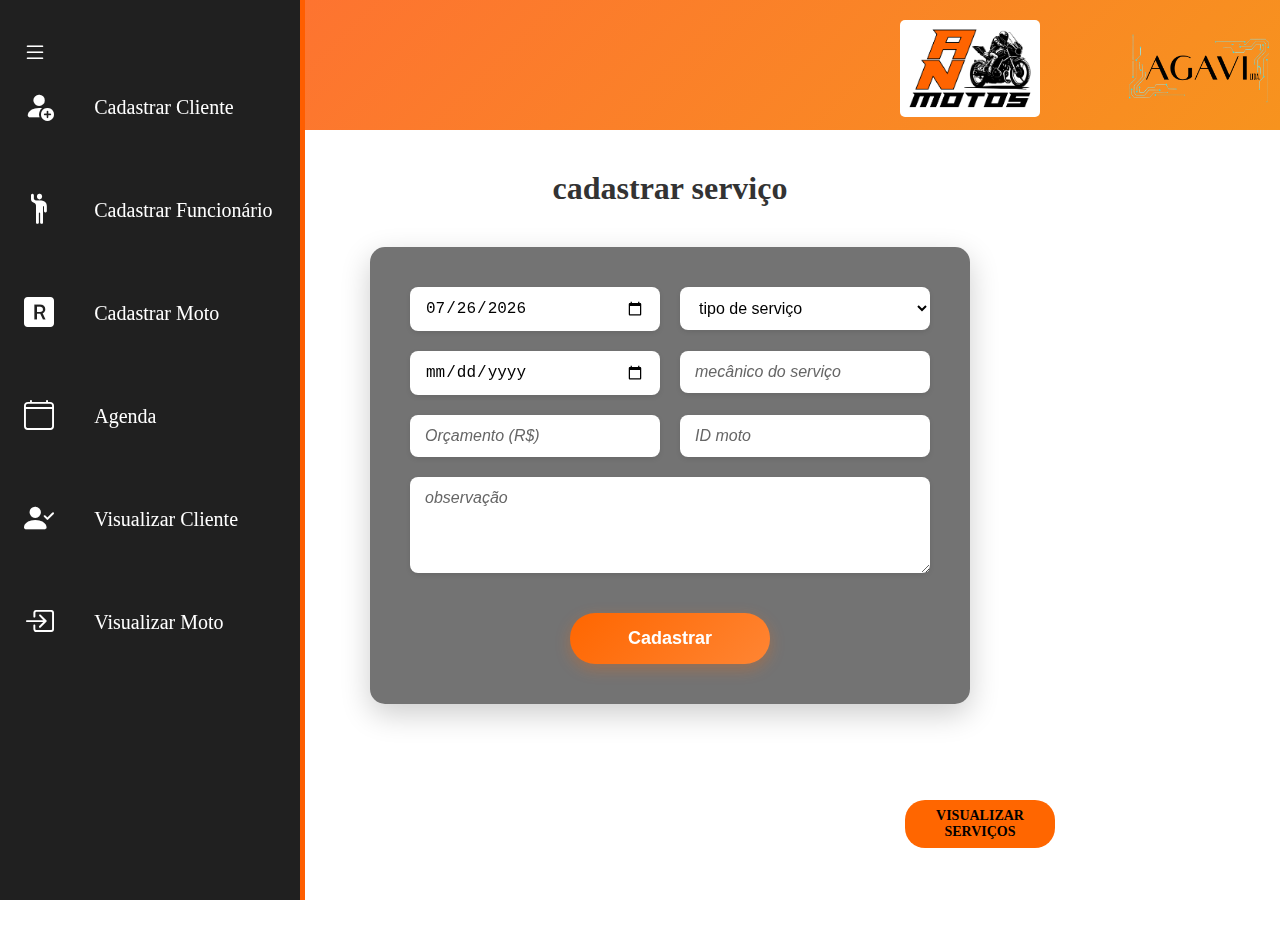
<file: index.html>
<!DOCTYPE html>
<html lang="en">
<head>
    <meta charset="UTF-8">
    <meta name="viewport" content="width=device-width, initial-scale=1.0">
    <title>AN MOTOS</title>
    <link rel="stylesheet" href="https://cdn.jsdelivr.net/npm/bootstrap-icons@1.13.1/font/bootstrap-icons.min.css">
    <link rel="stylesheet" href="style.css">
</head>
<body>
    <header>
            <div>
                <img class="ccm" src="imagens/ccm.png" alt="">
            </div>

            <div>
                <img class="an" src="imagens/an_motos.png" alt="">
            </div>

            <div>
                <img class="agavi" src="imagens/agavi.png" alt="">
            </div>
    </header>
   <main class="main-content">
        <h1 class="page-title">cadastrar serviço</h1>
        
        <div class="form-container">
            <form id="serviceForm">
                <div class="form-row">
                    <div class="form-group">
                        <input type="date" id="dataEntrada" placeholder="data de entrada" required>
                    </div>
                    <div class="form-group">
                        <select id="tipoServico" required>
                            <option value="">tipo de serviço</option>
                            <option value="revisao">Revisão</option>
                            <option value="manutencao">Manutenção</option>
                            <option value="reparo">Reparo</option>
                            <option value="troca-oleo">Troca de Óleo</option>
                            <option value="freios">Freios</option>
                            <option value="suspensao">Suspensão</option>
                        </select>
                    </div>
                </div>

                <div class="form-row">
                    <div class="form-group">
                        <input type="date" id="dataSaida" placeholder="data de saída">
                    </div>
                    <div class="form-group">
                        <input type="text" id="mecanicoServico" placeholder="mecânico do serviço" required>
                    </div>
                </div>

                <div class="form-row">
                    <div class="form-group">
                        <input type="number" id="orcamento" placeholder="Orçamento (R$)" min="0" step="0.01">
                    </div>
                    <div class="form-group">
                        <input type="text" id="idMoto" placeholder="ID moto" required>
                    </div>
                </div>

                <div class="form-row">
                    <div class="form-group full-width">
                        <textarea id="observacao" placeholder="observação" rows="4"></textarea>
                    </div>
                </div>

                <button type="submit" class="submit-btn">Cadastrar</button>
            </form>
        </div>
    </main>

    <script>
        document.getElementById('serviceForm').addEventListener('submit', function(e) {
            e.preventDefault();
            
            const formData = {
                dataEntrada: document.getElementById('dataEntrada').value,
                tipoServico: document.getElementById('tipoServico').value,
                dataSaida: document.getElementById('dataSaida').value,
                mecanicoServico: document.getElementById('mecanicoServico').value,
                orcamento: document.getElementById('orcamento').value,
                idMoto: document.getElementById('idMoto').value,
                observacao: document.getElementById('observacao').value
            };

            // Validação básica
            if (!formData.dataEntrada || !formData.tipoServico || !formData.mecanicoServico || !formData.idMoto) {
                alert('Por favor, preencha todos os campos obrigatórios!');
                return;
            }

            // Simulação de envio dos dados
            console.log('Dados do serviço:', formData);
            alert('Serviço cadastrado com sucesso!');
            
            // Limpar formulário após o envio
            this.reset();
            
            // Definir data atual novamente após reset
            document.getElementById('dataEntrada').valueAsDate = new Date();
        });

        // Adicionar funcionalidade aos ícones da sidebar
        document.querySelectorAll('.sidebar-icon').forEach(icon => {
            icon.addEventListener('click', function() {
                console.log('Ícone clicado');
            });
        });

        // Definir data atual como padrão para data de entrada
        document.addEventListener('DOMContentLoaded', function() {
            document.getElementById('dataEntrada').valueAsDate = new Date();
        });

        // Funcionalidade do menu lateral
        document.querySelector('.expandir').addEventListener('click', function() {
            const menu = document.querySelector('nav.menu-lateral');
            menu.style.width = menu.style.width === '300px' ? '80px' : '300px';
        });
    </script>
    <div class="btn-cadastro"><a class="voltar" href="visualservico.html">Visualizar Serviços</a></div>


    <nav class="menu-lateral">

        <div class="expandir">
            <i class="bi bi-list"></i>
        </div>

        <ul>
            <li class="item-menu">
                <a href="cliente.html">
                    <span class="icon"><i class="bi bi-person-fill-add"></i></span>
                    <span class="link">Cadastrar Cliente</span>
                </a>
            </li>

             <li class="item-menu">
                <a href="funcionario.html">
                    <span class="icon"><i class="bi bi-person-raised-hand"></i></span>
                    <span class="link">Cadastrar Funcionário</span>
                </a>
            </li>

             <li class="item-menu">
                <a href="cadastromoto.html">
                    <span class="icon"><i class="bi bi-r-square-fill"></i></span>
                    <span class="link">Cadastrar Moto</span>
                </a>
            </li>

             <li class="item-menu">
                <a href="agenda.html">
                    <span class="icon"><i class="bi bi-calendar4"></i></span>
                    <span class="link">Agenda</span>
                </a>
            </li>

            <li class="item-menu">
                <a href="visualcliente.html">
                    <span class="icon"><i class="bi bi-person-check-fill"></i></span>
                    <span class="link">Visualizar Cliente</span>
                </a>
            </li>

            <li class="item-menu">
                <a href="visualmoto.html">
                    <span class="icon"><i class="bi bi-box-arrow-in-right"></i></span>
                    <span class="link">Visualizar Moto</span>
                </a>
            </li>

        </ul>

    </nav>
    
</body>
</html>
</file>
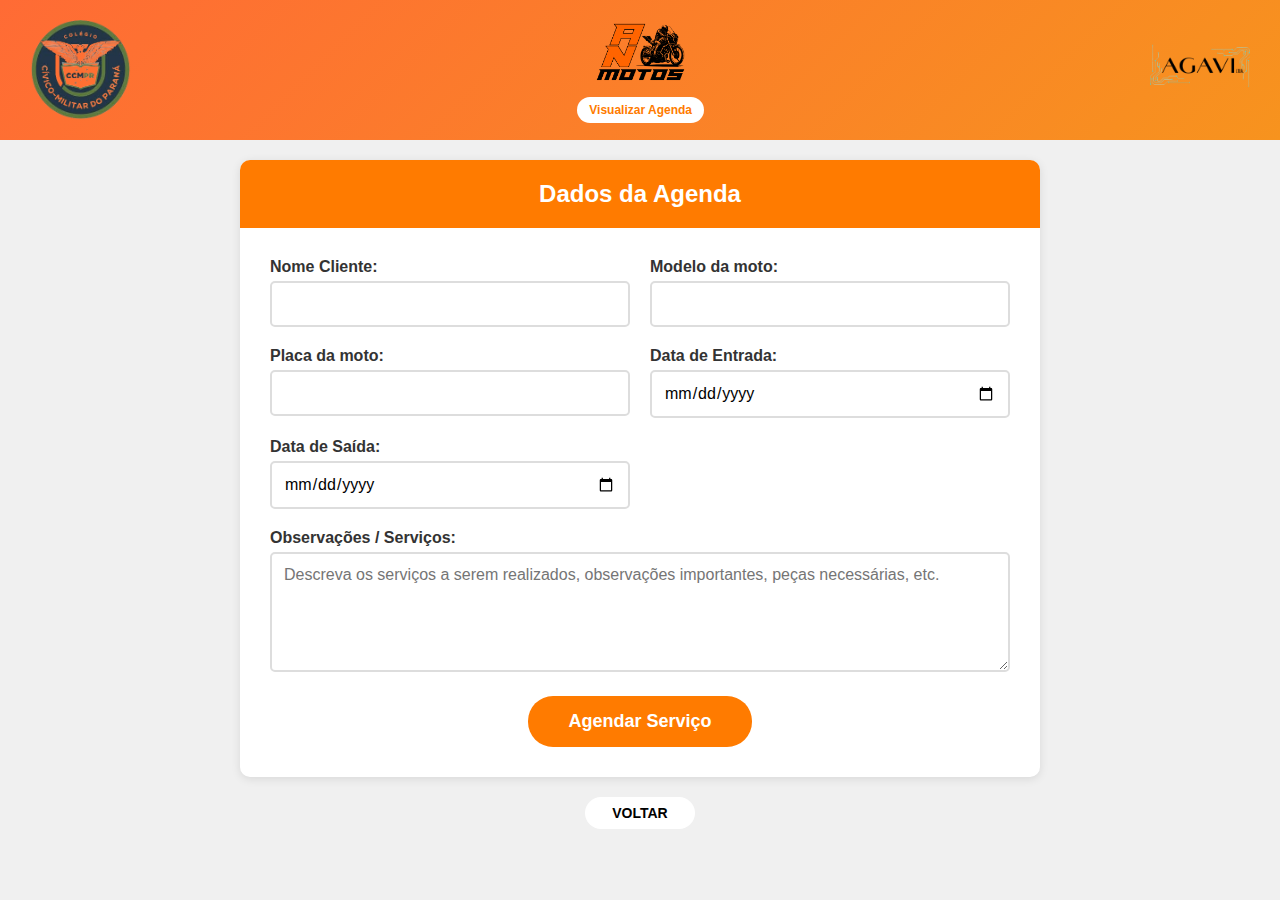
<file: agenda.html>
<!DOCTYPE html>
<html lang="pt-BR">
<head>
    <meta charset="UTF-8">
    <meta name="agenda" content="width=device-width, initial-scale=1.0">
    <title>RV Motos - Agendamento</title>
    <link rel="stylesheet" href="agenda.css">
</head>
<body>
    <header class="header">
        <div class="logo-left">
            <img src="imagens/ccm.png" alt="Logo Poveiro - Secretaria de Turismo">
        </div>
        
        <div class="logo-center">
            <img src="imagens/an_motos.png" alt="Logo RV Motos">
            <a class="visualizar-btn" href="#" onclick="abrirCalendario()">Visualizar Agenda</a>
        </div>
        
        <div class="logo-right">
            <img src="imagens/agavi.png" alt="Logo AGAVL">
        </div>
    </header>

    <div class="container">
        <div class="form-header">
            Dados da Agenda
        </div>
        
        <div class="success-message" id="successMessage">
            Agendamento realizado com sucesso!
        </div>
        
        <div class="form-content">
            <form id="agendaForm">
                <div class="form-row">
                    <div class="form-group">
                        <label for="nomeCliente">Nome Cliente:</label>
                        <input type="text" id="nomeCliente" name="nomeCliente" required>
                    </div>
                    
                    <div class="form-group">
                        <label for="modeloMoto">Modelo da moto:</label>
                        <input type="text" id="modeloMoto" name="modeloMoto" required>
                    </div>
                    
                    <div class="form-group">
                        <label for="placaMoto">Placa da moto:</label>
                        <input type="text" id="placaMoto" name="placaMoto" required>
                    </div>
                    
                    <div class="form-group">
                        <label for="dataEntrada">Data de Entrada:</label>
                        <input type="date" id="dataEntrada" name="dataEntrada" required>
                    </div>
                    
                    <div class="form-group">
                        <label for="dataSaida">Data de Saída:</label>
                        <input type="date" id="dataSaida" name="dataSaida" required>
                    </div>
                </div>
                
                <div class="textarea-section">
                    <label for="observacoes">Observações / Serviços:</label>
                    <textarea id="observacoes" name="observacoes" placeholder="Descreva os serviços a serem realizados, observações importantes, peças necessárias, etc."></textarea>
                </div>
                
                <div class="btn-container">
                    <button type="submit" class="submit-btn">Agendar Serviço</button>
                </div>
            </form>
        </div>
    </div>
    <div class="btn-cadastro"><a class="voltar" href="index.html">Voltar</a></div>

    <script>
        // Sistema de armazenamento de agendamentos
        class AgendaManager {
            constructor() {
                this.agendamentos = this.loadAgendamentos();
            }

            loadAgendamentos() {
                // Como não podemos usar localStorage, vamos usar uma variável global
                if (!window.agendamentosGlobais) {
                    window.agendamentosGlobais = [];
                }
                return window.agendamentosGlobais;
            }

            saveAgendamento(agendamento) {
                agendamento.id = Date.now().toString();
                this.agendamentos.push(agendamento);
                return agendamento.id;
            }

            getAgendamentos() {
                return this.agendamentos;
            }

            getAgendamentosPorData(data) {
                return this.agendamentos.filter(ag => 
                    ag.dataEntrada <= data && ag.dataSaida >= data
                );
            }
        }

        const agendaManager = new AgendaManager();

        document.getElementById('agendaForm').addEventListener('submit', function(e) {
            e.preventDefault();
            
            // Coletar dados do formulário
            const formData = {
                nomeCliente: document.getElementById('nomeCliente').value,
                modeloMoto: document.getElementById('modeloMoto').value,
                placaMoto: document.getElementById('placaMoto').value,
                dataEntrada: document.getElementById('dataEntrada').value,
                dataSaida: document.getElementById('dataSaida').value,
                observacoes: document.getElementById('observacoes').value,
                dataAgendamento: new Date().toISOString()
            };
            
            // Salvar agendamento
            const id = agendaManager.saveAgendamento(formData);
            
            // Mostrar mensagem de sucesso
            const successMessage = document.getElementById('successMessage');
            successMessage.style.display = 'block';
            successMessage.innerHTML = `
                <strong>Agendamento #${id} realizado com sucesso!</strong><br>
                Cliente: ${formData.nomeCliente}<br>
                Moto: ${formData.modeloMoto} - ${formData.placaMoto}<br>
                Período: ${formatDate(formData.dataEntrada)} até ${formatDate(formData.dataSaida)}
            `;
            
            // Limpar formulário
            this.reset();
            
            // Esconder mensagem após 5 segundos
            setTimeout(() => {
                successMessage.style.display = 'none';
            }, 5000);
        });

        // Validação de placa brasileira
        document.getElementById('placaMoto').addEventListener('input', function(e) {
            let value = e.target.value.toUpperCase();
            value = value.replace(/[^A-Z0-9]/g, '');
            
            if (value.length > 7) {
                value = value.substring(0, 7);
            }
            
            if (value.length > 3) {
                value = value.substring(0, 3) + '-' + value.substring(3);
            }
            
            e.target.value = value;
        });

        // Validação de datas
        document.getElementById('dataEntrada').addEventListener('change', function() {
            const dataEntrada = new Date(this.value);
            const dataSaida = document.getElementById('dataSaida');
            
            // Define data mínima de saída como um dia após a entrada
            const minDataSaida = new Date(dataEntrada);
            minDataSaida.setDate(minDataSaida.getDate() + 1);
            
            dataSaida.min = minDataSaida.toISOString().split('T')[0];
        });

        // Definir data mínima como hoje
        const today = new Date().toISOString().split('T')[0];
        document.getElementById('dataEntrada').min = today;
        document.getElementById('dataSaida').min = today;

        function formatDate(dateString) {
            const date = new Date(dateString);
            return date.toLocaleDateString('pt-BR');
        }

        function abrirCalendario() {
            // Abrir o calendário em uma nova janela ou redirecionar
            window.open('visualcalender.html', '_blank');
        }

        // Disponibilizar agendamentos globalmente para o calendário
        window.getAgendamentos = function() {
            return agendaManager.getAgendamentos();
        };

        window.getAgendamentosPorData = function(data) {
            return agendaManager.getAgendamentosPorData(data);
        };
    </script>
</body>
</html>
</file>
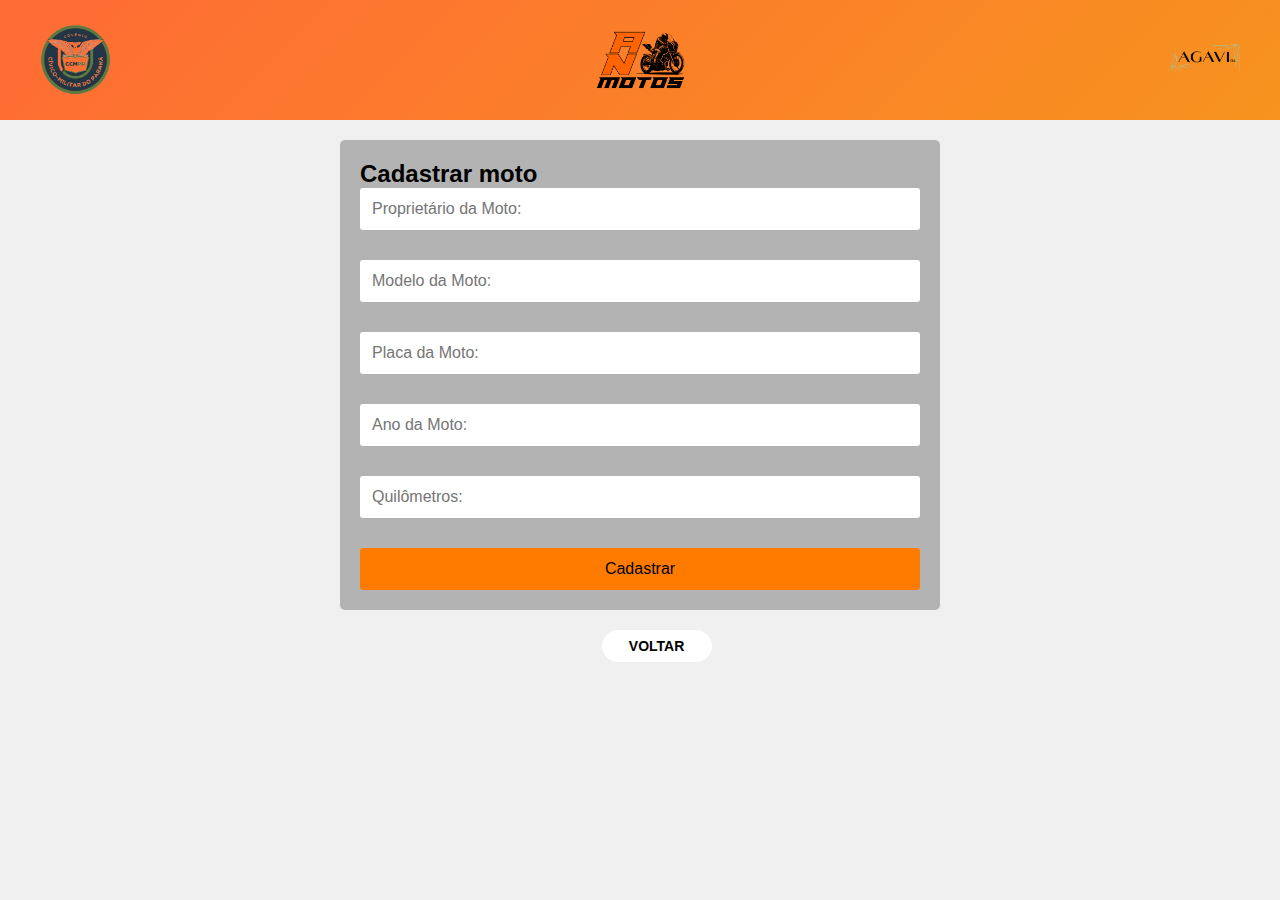
<file: cadastromoto.html>
<!DOCTYPE html>
<html lang="pt">
<head>
    <meta charset="UTF-8">
    <meta name="viewport" content="width=device-width, initial-scale=1.0">
    <title>Cadastro Moto</title>
    <link rel="stylesheet" href="moto.css">
</head>
<body>
    <header class="header">
        <div class="logo-container">
            <div class="logo">
                <img src="imagens/ccm.png" alt="Colégio Cívico-Militar do Paraná" class="logo-ccm">
            </div>
            
            <div class="logo">
                <img src="imagens/an_motos.png" alt="RN Motos" class="center-logo">
            </div>
            
            <div class="logo">
                <img src="imagens/agavi.png" alt="AGAVI" class="logo-agavi">
            </div>
        </div>
    </header>

    <div class="main-container">
        <div class="form-container">
            <h2 class="form-title">Cadastrar moto</h2>
            
            <form id="cadastroForm">
                <div class="form-group">
                    <input type="text" id="proprietario" placeholder="Proprietário da Moto:" required>
                </div>
                
                <div class="form-group">
                    <input type="text" id="modelo" placeholder="Modelo da Moto:" required>
                </div>
                
                <div class="form-group">
                    <input type="text" id="placa" placeholder="Placa da Moto:" required>
                </div>
                
                <div class="form-group">
                    <input type="number" id="ano" placeholder="Ano da Moto:" min="1980" max="2025" required>
                </div>
                
                <div class="form-group">
                    <input type="number" id="quilometros" placeholder="Quilômetros:" min="0" required>
                </div>
                
                <button type="submit" class="submit-btn">Cadastrar</button>
            </form>
        </div>
    </div>
    <div class="btn-cadastro"><a class="voltar" href="index.html">Voltar</a></div>

    <script>
        document.getElementById('cadastroForm').addEventListener('submit', function(e) {
            e.preventDefault();
            
            // Coleta os dados do formulário
            const dados = {
                proprietario: document.getElementById('proprietario').value,
                modelo: document.getElementById('modelo').value,
                placa: document.getElementById('placa').value,
                ano: document.getElementById('ano').value,
                quilometros: document.getElementById('quilometros').value
            };
            
            // Simula o envio dos dados
            console.log('Dados cadastrados:', dados);
            
            // Feedback visual
            const btn = document.querySelector('.submit-btn');
            const originalText = btn.textContent;
            btn.textContent = 'Cadastrado!';
            btn.style.background = 'linear-gradient(135deg, #4CAF50 0%, #45a049 100%)';
            
            // Limpa o formulário
            this.reset();
            
            // Restaura o botão após 2 segundos
            setTimeout(() => {
                btn.textContent = originalText;
                btn.style.background = 'linear-gradient(135deg, #ff6b35 0%, #ff4500 100%)';
            }, 2000);
        });

        // Formatação automática da placa
        document.getElementById('placa').addEventListener('input', function(e) {
            let value = e.target.value.replace(/[^a-zA-Z0-9]/g, '').toUpperCase();
            if (value.length > 3) {
                value = value.slice(0, 3) + '-' + value.slice(3, 7);
            }
            e.target.value = value;
        });

        // Validação do ano
        document.getElementById('ano').addEventListener('input', function(e) {
            const currentYear = new Date().getFullYear();
            const value = parseInt(e.target.value);
            
            if (value > currentYear + 1) {
                e.target.value = currentYear + 1;
            } else if (value < 1980) {
                e.target.value = 1980;
            }
        });
    </script>
</body>
</html>
</file>
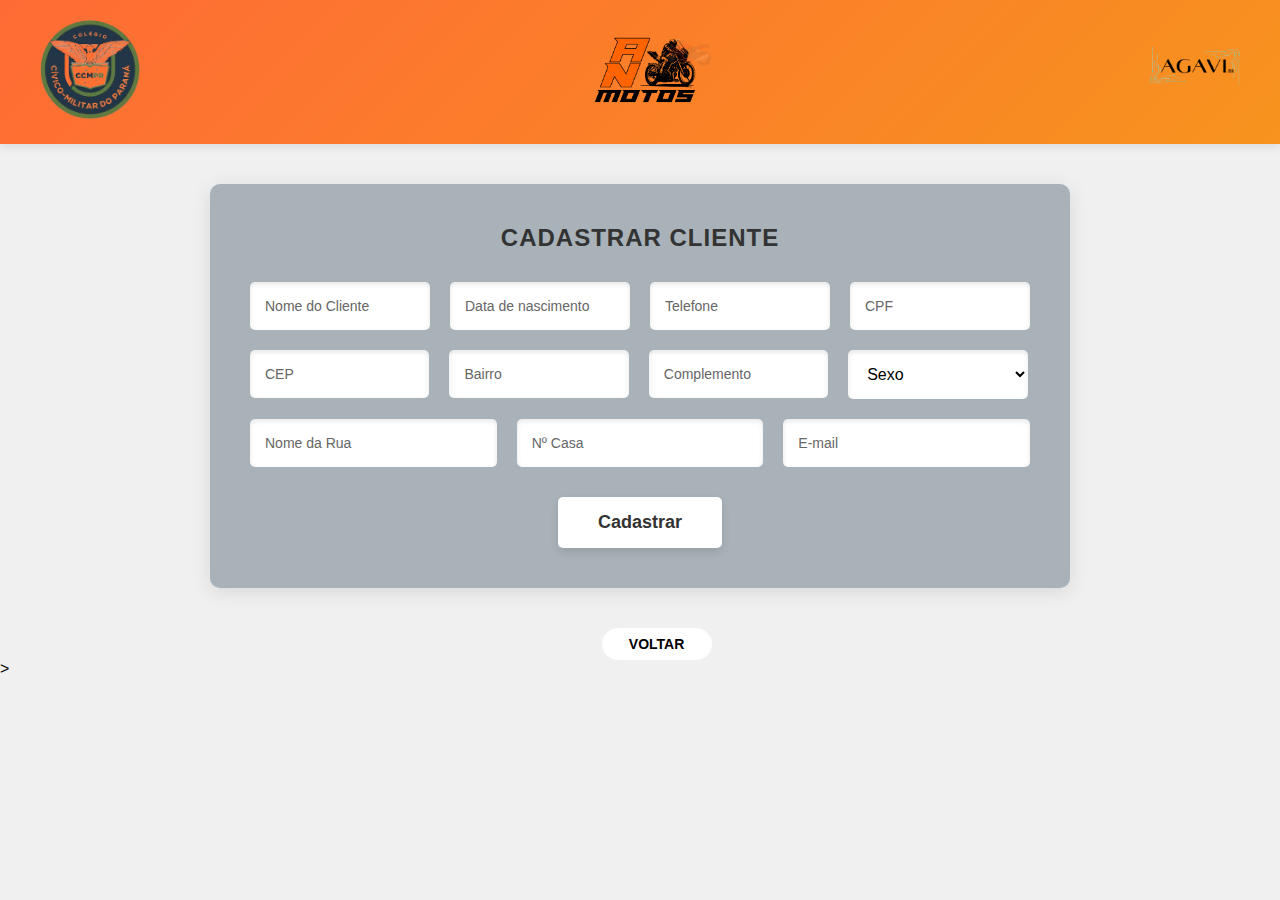
<file: cliente.html>
<!DOCTYPE html>
<html lang="pt-br">
<head>
    <meta charset="UTF-8">
    <meta name="viewport" content="width=device-width, initial-scale=1.0">
    <title>AN Motos</title>
    <link rel="stylesheet" href="cliente.css">
</head>
<body>
    <header class="header">
        <div class="logo">
            <img src="imagens/ccm.png" alt="Colégio CCMH" />
        </div>

        <div class="main-logo motorcycle-bg">
            <img src="imagens/an_motos.png" alt="RW Motos" />
        </div>

        <div class="agave-logo">
            <img src="imagens/agavi.png" alt="Agave" />
        </div>
    </header>

    <div class="container">
        <div class="form-container">
            <h2 class="form-title">Cadastrar Cliente</h2>
            
            <form id="clienteForm">
                <div class="form-row">
                    <div class="form-group">
                        <input type="text" id="nomeCliente" placeholder="Nome do Cliente" required>
                    </div>
                    <div class="form-group">
                        <input type="text" id="Data de nascimento" placeholder="Data de nascimento" required>
                    </div>
                    <div class="form-group">
                        <input type="tel" id="telefone" placeholder="Telefone" required>
                    </div>
                    <div class="form-group">
                        <input type="text" id="cpf" placeholder="CPF" required>
                    </div>
                </div>

                <div class="form-row">
                    <div class="form-group quarter">
                        <input type="text" id="cep" placeholder="CEP" required>
                    </div>
                    <div class="form-group quarter">
                        <input type="text" id="bairro" placeholder="Bairro" required>
                    </div>
                    <div class="form-group quarter">
                        <input type="text" id="complemento" placeholder="Complemento">
                    </div>
                    <div class="form-group quarter">
                        <select id="sexo" required>
                            <option value="">Sexo</option>
                            <option value="masculino">Masculino</option>
                            <option value="feminino">Feminino</option>
                            <option value="outro">Outro</option>
                        </select>
                    </div>
                </div>

                <div class="form-row">
                    <div class="form-group">
                        <input type="text" id="nomeRua" placeholder="Nome da Rua" required>
                    </div>
                    <div class="form-group">
                        <input type="text" id="numeroCasa" placeholder="Nº Casa" required>
                    </div>
                    <div class="form-group">
                        <input type="email" id="email" placeholder="E-mail" required>
                    </div>
                </div>

                <button type="submit" class="submit-btn">Cadastrar</button>
            </form>
        </div>
    </div>

    <script>
        // Função para gerar próximo ID
        function getNextId() {
            const clientes = JSON.parse(localStorage.getItem('clientes') || '[]');
            if (clientes.length === 0) return '001';
            
            const lastId = Math.max(...clientes.map(c => parseInt(c.id)));
            return String(lastId + 1).padStart(3, '0');
        }

        // Função para salvar cliente
        function salvarCliente(clienteData) {
            const clientes = JSON.parse(localStorage.getItem('clientes') || '[]');
            clientes.push(clienteData);
            localStorage.setItem('clientes', JSON.stringify(clientes));
        }

        document.getElementById('clienteForm').addEventListener('submit', function(e) {
            e.preventDefault();
            
            // Coletar dados do formulário
            const clienteData = {
                id: getNextId(),
                nome: document.getElementById('nomeCliente').value,
                telefone: document.getElementById('telefone').value,
                cpf: document.getElementById('cpf').value,
                cep: document.getElementById('cep').value,
                bairro: document.getElementById('bairro').value,
                complemento: document.getElementById('complemento').value,
                sexo: document.getElementById('sexo').value,
                rua: document.getElementById('nomeRua').value,
                numero: document.getElementById('numeroCasa').value,
                email: document.getElementById('email').value
            };
            
            // Animação de sucesso
            const btn = document.querySelector('.submit-btn');
            const originalText = btn.textContent;
            
            btn.textContent = 'Cadastrando...';
            btn.style.backgroundColor = '#28a745';
            btn.disabled = true;
            
            setTimeout(() => {
                // Salvar cliente
                salvarCliente(clienteData);
                
                btn.textContent = 'Cliente Cadastrado!';
                setTimeout(() => {
                    btn.textContent = originalText;
                    btn.style.backgroundColor = '';
                    btn.disabled = false;
                    this.reset();
                    
                    // Mostrar mensagem de sucesso
                    showMessage('Cliente cadastrado com sucesso!', 'success');
                }, 2000);
            }, 1000);
        });

        // Função para mostrar mensagens
        function showMessage(message, type) {
            const messageDiv = document.createElement('div');
            messageDiv.textContent = message;
            messageDiv.style.cssText = `
                position: fixed;
                top: 20px;
                right: 20px;
                padding: 15px 25px;
                border-radius: 8px;
                color: white;
                font-weight: bold;
                z-index: 10000;
                animation: slideInRight 0.5s ease;
                ${type === 'success' ? 'background: linear-gradient(135deg, #27ae60, #2ecc71);' : 'background: linear-gradient(135deg, #e74c3c, #c0392b);'}
            `;
            
            document.body.appendChild(messageDiv);
            
            setTimeout(() => {
                messageDiv.style.animation = 'slideOutRight 0.5s ease';
                setTimeout(() => {
                    if (document.body.contains(messageDiv)) {
                        document.body.removeChild(messageDiv);
                    }
                }, 500);
            }, 3000);
        }

        // Máscara para CPF
        document.querySelector('input[placeholder="CPF"]').addEventListener('input', function(e) {
            let value = e.target.value.replace(/\D/g, '');
            value = value.replace(/(\d{3})(\d)/, '$1.$2');
            value = value.replace(/(\d{3})(\d)/, '$1.$2');
            value = value.replace(/(\d{3})(\d{1,2})$/, '$1-$2');
            e.target.value = value;
        });

        // Máscara para telefone
        document.querySelector('input[placeholder="Telefone"]').addEventListener('input', function(e) {
            let value = e.target.value.replace(/\D/g, '');
            value = value.replace(/(\d{2})(\d)/, '($1) $2');
            value = value.replace(/(\d{5})(\d)/, '$1-$2');
            e.target.value = value;
        });

        // Máscara para CEP e integração com ViaCEP
        const cepInput = document.querySelector('input[placeholder="CEP"]');
        const bairroInput = document.querySelector('input[placeholder="Bairro"]');
        const ruaInput = document.querySelector('input[placeholder="Nome da Rua"]');
        
        cepInput.addEventListener('input', function(e) {
            let value = e.target.value.replace(/\D/g, '');
            value = value.replace(/(\d{5})(\d)/, '$1-$2');
            e.target.value = value;
            
            // Buscar CEP quando tiver 8 dígitos
            if (value.replace(/\D/g, '').length === 8) {
                buscarCEP(value.replace(/\D/g, ''));
            }
        });
        
        async function buscarCEP(cep) {
            try {
                // Mostrar loading
                bairroInput.placeholder = 'Buscando...';
                ruaInput.placeholder = 'Buscando...';
                bairroInput.disabled = true;
                ruaInput.disabled = true;
                
                const response = await fetch(`https://viacep.com.br/ws/${cep}/json/`);
                const data = await response.json();
                
                if (data.erro) {
                    throw new Error('CEP não encontrado');
                }
                
                // Preencher campos automaticamente
                bairroInput.value = data.bairro || '';
                ruaInput.value = data.logradouro || '';
                
                // Adicionar cidade e estado como dados extras (opcional)
                if (data.localidade && data.uf) {
                    // Você pode adicionar campos ocultos ou mostrar em algum lugar
                    console.log(`Cidade: ${data.localidade} - ${data.uf}`);
                }
                
                // Restaurar placeholders
                bairroInput.placeholder = 'Bairro';
                ruaInput.placeholder = 'Nome da Rua';
                
            } catch (error) {
                console.error('Erro ao buscar CEP:', error);
                
                // Em caso de erro, limpar campos e mostrar mensagem
                bairroInput.value = '';
                ruaInput.value = '';
                bairroInput.placeholder = 'CEP inválido - Digite manualmente';
                ruaInput.placeholder = 'CEP inválido - Digite manualmente';
                
                // Restaurar placeholders após 3 segundos
                setTimeout(() => {
                    bairroInput.placeholder = 'Bairro';
                    ruaInput.placeholder = 'Nome da Rua';
                }, 3000);
            } finally {
                // Reabilitar campos
                bairroInput.disabled = false;
                ruaInput.disabled = false;
            }
        }

        // Animações CSS
        const style = document.createElement('style');
        style.textContent = `
            @keyframes slideInRight {
                from { transform: translateX(100%); opacity: 0; }
                to { transform: translateX(0); opacity: 1; }
            }
            @keyframes slideOutRight {
                from { transform: translateX(0); opacity: 1; }
                to { transform: translateX(100%); opacity: 0; }
            }
        `;
        document.head.appendChild(style);
    </script>
    <div class="btn-cadastro"><a class="voltar" href="index.html">Voltar</a></div>
</body>>
</html>
</file>
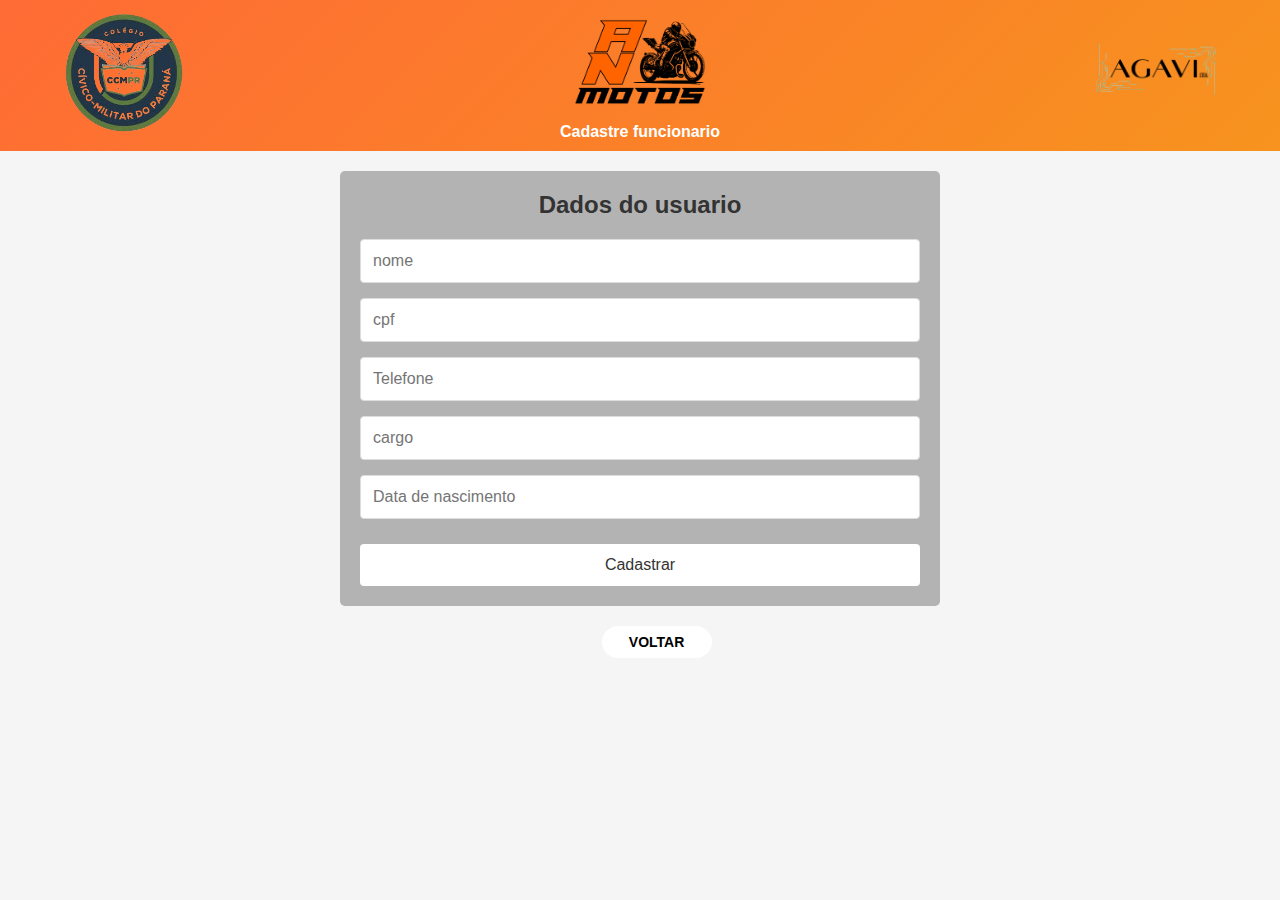
<file: funcionario.html>
<!DOCTYPE html>
<html lang="pt-br">
<head>
    <meta charset="UTF-8">
    <meta name="viewport" content="width=device-width, initial-scale=1.0">
    <title>An Motos</title>
    <link rel="stylesheet" href="funcionario.css">
</head>
<body>
    <header class="header">
        <div>
            <img src="imagens/ccm.png" alt="Logo CCMP" class="logo">
        </div>
        <div class="center-logo">
            <img src="imagens/an_motos.png" alt="Logo AK Motos">
            <p>Cadastre funcionario</p>
        </div>
        <div>
            <img src="imagens/agavi.png" alt="Logo Paraná" class="logo">
        </div>
        
    </header>
    
    <main>
        <div class="form-container">
            <h2 class="form-title">Dados do usuario</h2>
            
            <form id="cadastro-form">
                <div class="form-group">
                    <input type="text" class="form-control" placeholder="nome" required>
                </div>
                
                <div class="form-group">
                    <input type="text" class="form-control" placeholder="cpf" required>
                </div>
                
                <div class="form-group">
                    <input type="text" class="form-control" placeholder="Telefone" required>
                </div>
                
                <div class="form-group">
                    <input type="text" class="form-control" placeholder="cargo" required>
                </div>
                
                <div class="form-group">
                    <input type="password" class="form-control" placeholder="Data de nascimento" required>
                </div>
                
                <button type="submit" class="btn-submit">Cadastrar</button>
            </form>
        </div>
        
    </main>
        <div class="btn-cadastro"><a class="voltar" href="index.html">Voltar</a></div>

    <script>
        document.getElementById('cadastro-form').addEventListener('submit', function(e) {
            e.preventDefault();
            alert('Formulário enviado com sucesso!');
        });
    </script>
</body>
</html>
</file>
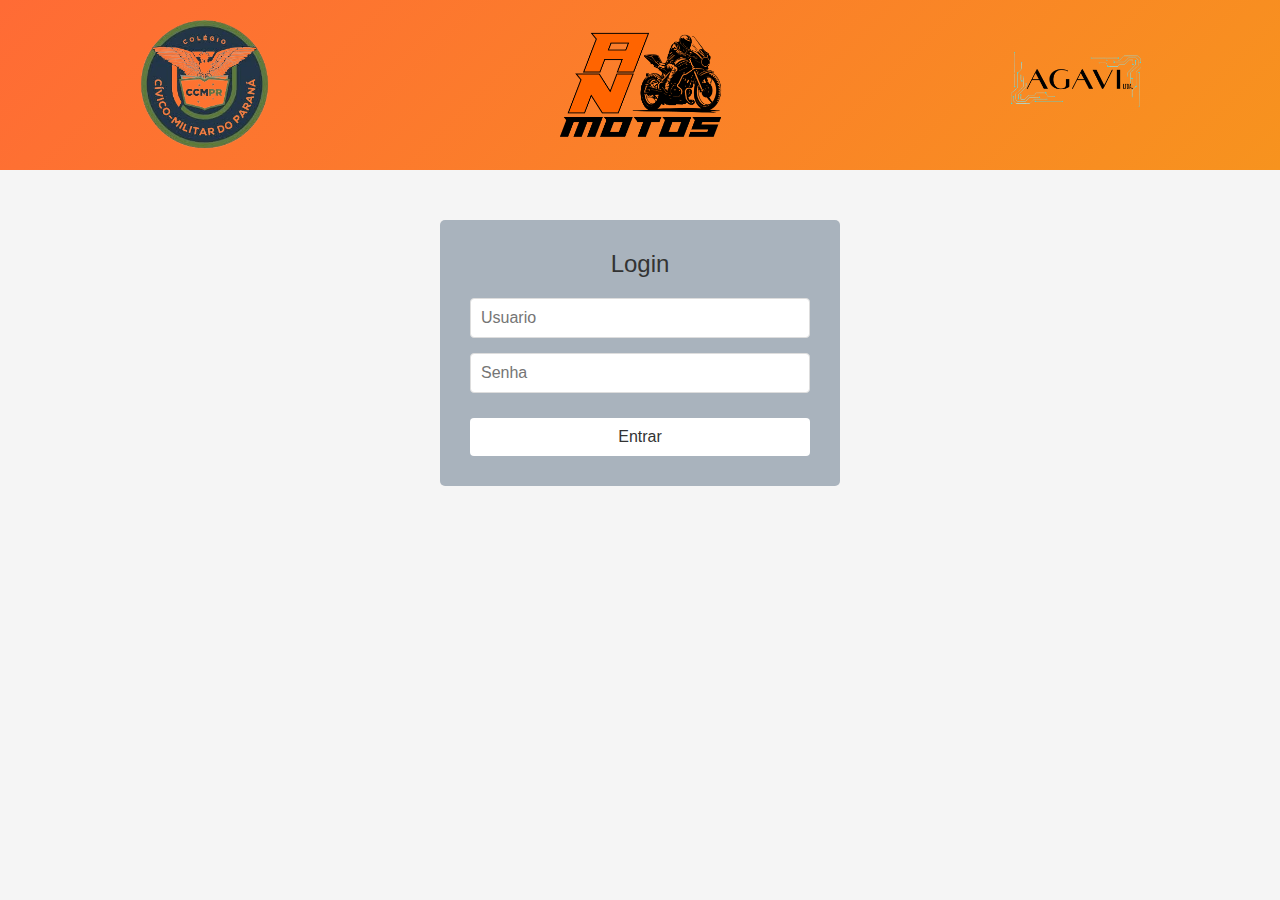
<file: login.html>
<!DOCTYPE html>
<html lang="pt-br">
<head>
    <meta charset="UTF-8">
    <meta name="viewport" content="width=device-width, initial-scale=1.0">
    <title>AN Motos</title>
    <link rel="stylesheet" href="login.css">
    <script src="login.js"></script>
</head>
<body>
    <div class="header">
        <img src="imagens/ccm.png" alt="Colégio Cívico-Militar do Paraná" class="logo">
        <img src="imagens/an_motos.png" alt="RN Motos" class="logo">
        <img src="imagens/agavi.png" alt="Governo do Estado do Paraná" class="logo">
    </div>
    
    <div class="login-container">
        <div class="login-title">Login</div>
        <form>
            <div class="form-group">
                <input type="text" class="form-control" placeholder="Usuario" id="Usuario">
            </div>
            <div class="form-group">
                <input type="password" class="form-control" placeholder="Senha" id="Senha">
            </div>
            <button type="submit" class="btn" onclick="logar();return false">Entrar</button>
        </form>
    </div>
</body>
</html>
</file>
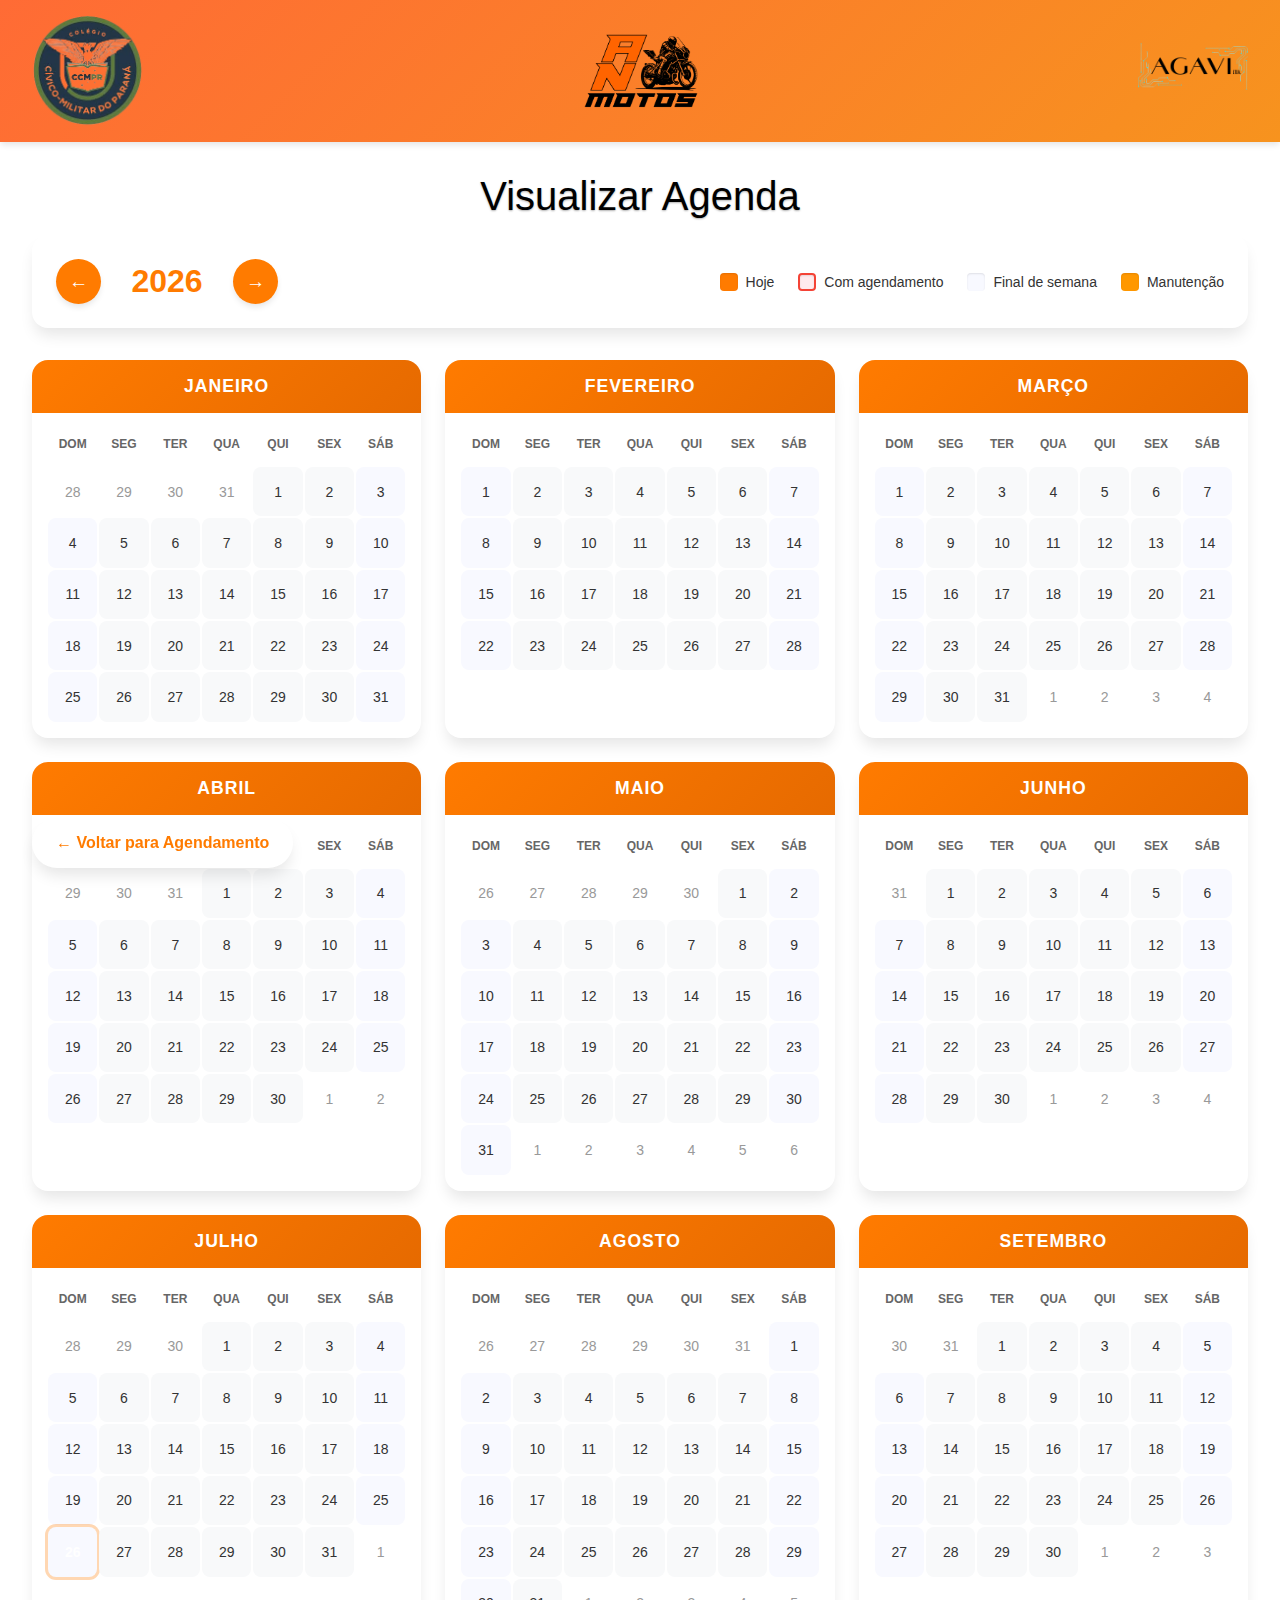
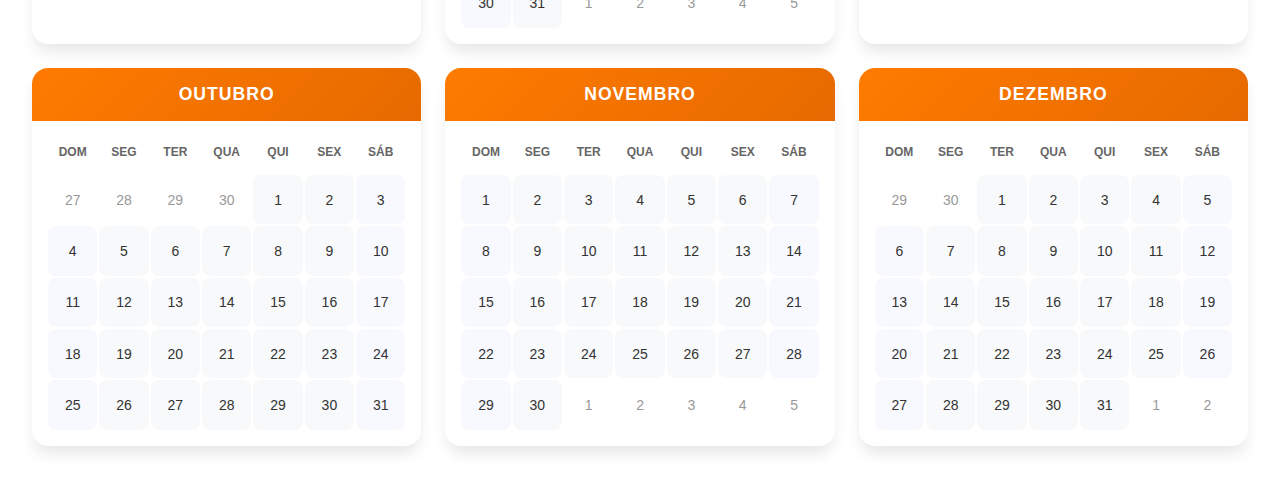
<file: visualcalender.html>
<!DOCTYPE html>
<html lang="pt-BR">
<head>
    <meta charset="UTF-8">
    <meta name="viewport" content="width=device-width, initial-scale=1.0">
    <title>Agenda</title>
    <link rel="stylesheet" href="visualcalender.css">
</head>
<body>
    <header class="header">
        <div class="logo-container">
            <img src="imagens/ccm.png" alt="Club Militar" />
        </div>
        
        <div class="logo-container center-logo">
            <img src="imagens/an_motos.png" alt="RN Motos" />
        </div>
        
        <div class="logo-container">
            <img src="imagens/agavi.png" alt="Agave" />
        </div>
    </header>

    <div class="container">
        <h1 class="page-title">Visualizar Agenda</h1>
        
        <div class="controls-panel">
            <div class="year-navigation">
                <button class="nav-btn" onclick="changeYear(-1)" title="Ano anterior">
                    ←
                </button>
                <div class="current-year" id="currentYear">2025</div>
                <button class="nav-btn" onclick="changeYear(1)" title="Próximo ano">
                    →
                </button>
            </div>
            
            <div class="legend">
                <div class="legend-item">
                    <div class="legend-indicator legend-today"></div>
                    <span>Hoje</span>
                </div>
                <div class="legend-item">
                    <div class="legend-indicator legend-appointment"></div>
                    <span>Com agendamento</span>
                </div>
                <div class="legend-item">
                    <div class="legend-indicator legend-weekend"></div>
                    <span>Final de semana</span>
                </div>
                <div class="legend-item">
                    <div class="legend-indicator legend-maintenance"></div>
                    <span>Manutenção</span>
                </div>
            </div>
        </div>
        
        <div class="calendar-grid" id="calendarGrid">
            <!-- Calendar will be generated by JavaScript -->
        </div>
    </div>

    <a href="agenda.html" class="back-button">
        ← Voltar para Agendamento
    </a>

    <!-- Modal for appointments -->
    <div id="appointmentModal" class="modal">
        <div class="modal-content">
            <div class="modal-header">
                <div class="modal-title" id="modalTitle">Agendamentos</div>
                <button class="close-btn" onclick="closeModal()">×</button>
            </div>
            <div class="modal-body" id="modalBody">
                <!-- Appointment content will be inserted here -->
            </div>
        </div>
    </div>

    <script>
        // Configuration
        const CONFIG = {
            months: [
                'Janeiro', 'Fevereiro', 'Março', 'Abril',
                'Maio', 'Junho', 'Julho', 'Agosto',
                'Setembro', 'Outubro', 'Novembro', 'Dezembro'
            ],
            daysOfWeek: ['Dom', 'Seg', 'Ter', 'Qua', 'Qui', 'Sex', 'Sáb'],
            refreshInterval: 30000 // 30 seconds
        };

        // State
        let currentYear = new Date().getFullYear();
        let appointments = [];

        // Utility Functions
        const formatDate = (dateString) => {
            return new Date(dateString).toLocaleDateString('pt-BR');
        };

        const formatDateTime = (dateString) => {
            return new Date(dateString).toLocaleString('pt-BR');
        };

        const isDateInRange = (date, startDate, endDate) => {
            const checkDate = new Date(date);
            const start = new Date(startDate);
            const end = new Date(endDate);
            return checkDate >= start && checkDate <= end;
        };

        const getDaysInMonth = (month, year) => {
            return new Date(year, month + 1, 0).getDate();
        };

        const getFirstDayOfMonth = (month, year) => {
            return new Date(year, month, 1).getDay();
        };

        // Data Management
        function loadAppointments() {
            // Load from global storage or create sample data
            if (!window.agendamentosGlobais || window.agendamentosGlobais.length === 0) {
                window.agendamentosGlobais = [
                    {
                        id: 'APT001',
                        nomeCliente: 'João Silva',
                        modeloMoto: 'Honda CB 600F Hornet',
                        placaMoto: 'ABC-1234',
                        dataEntrada: '2025-06-02',
                        dataSaida: '2025-06-04',
                        observacoes: 'Revisão completa dos 10.000km, troca de óleo e filtros',
                        tipoServico: 'Revisão',
                        valor: 450.00
                    },
                    {
                        id: 'APT002',
                        nomeCliente: 'Maria Santos',
                        modeloMoto: 'Yamaha YZF-R3',
                        placaMoto: 'XYZ-5678',
                        dataEntrada: '2025-06-10',
                        dataSaida: '2025-06-12',
                        observacoes: 'Reparo do sistema de freios - pastilhas e disco dianteiro',
                        tipoServico: 'Reparo',
                        valor: 280.00
                    },
                    {
                        id: 'APT003',
                        nomeCliente: 'Carlos Pereira',
                        modeloMoto: 'Kawasaki Ninja 300',
                        placaMoto: 'KAW-9012',
                        dataEntrada: '2025-06-15',
                        dataSaida: '2025-06-17',
                        observacoes: 'Instalação de escape esportivo e regulagem do carburador',
                        tipoServico: 'Customização',
                        valor: 620.00
                    },
                    {
                        id: 'APT004',
                        nomeCliente: 'Ana Costa',
                        modeloMoto: 'Honda PCX 150',
                        placaMoto: 'PCX-3456',
                        dataEntrada: '2025-06-20',
                        dataSaida: '2025-06-21',
                        observacoes: 'Troca da correia CVT e limpeza do variador',
                        tipoServico: 'Manutenção',
                        valor: 180.00
                    }
                ];
            }
            appointments = window.agendamentosGlobais || [];
        }

        function getAppointmentsForDate(date) {
            const dateString = date.toISOString().split('T')[0];
            return appointments.filter(appointment => 
                isDateInRange(dateString, appointment.dataEntrada, appointment.dataSaida)
            );
        }

        // Calendar Generation
        function createCalendar() {
            loadAppointments();
            
            const calendarGrid = document.getElementById('calendarGrid');
            const currentDate = new Date();
            const today = {
                year: currentDate.getFullYear(),
                month: currentDate.getMonth(),
                day: currentDate.getDate()
            };

            // Update year display
            document.getElementById('currentYear').textContent = currentYear;
            
            // Clear existing calendar
            calendarGrid.innerHTML = '';

            // Generate calendar for each month
            for (let month = 0; month < 12; month++) {
                const monthCard = createMonthCard(month, today);
                calendarGrid.appendChild(monthCard);
            }
        }

        function createMonthCard(month, today) {
            const monthCard = document.createElement('div');
            monthCard.className = 'month-card';

            // Month header
            const monthHeader = document.createElement('div');
            monthHeader.className = 'month-header';
            monthHeader.textContent = CONFIG.months[month];
            monthCard.appendChild(monthHeader);

            // Days container
            const daysContainer = document.createElement('div');
            daysContainer.className = 'days-container';

            // Days header
            const daysHeader = document.createElement('div');
            daysHeader.className = 'days-header';
            CONFIG.daysOfWeek.forEach(day => {
                const dayLabel = document.createElement('div');
                dayLabel.className = 'day-label';
                dayLabel.textContent = day;
                daysHeader.appendChild(dayLabel);
            });
            daysContainer.appendChild(daysHeader);

            // Days grid
            const daysGrid = document.createElement('div');
            daysGrid.className = 'days-grid';

            const daysInMonth = getDaysInMonth(month, currentYear);
            const firstDay = getFirstDayOfMonth(month, currentYear);

            // Previous month days
            const prevMonth = month === 0 ? 11 : month - 1;
            const prevYear = month === 0 ? currentYear - 1 : currentYear;
            const daysInPrevMonth = getDaysInMonth(prevMonth, prevYear);

            for (let i = firstDay - 1; i >= 0; i--) {
                const dayCell = createDayCell(daysInPrevMonth - i, true);
                daysGrid.appendChild(dayCell);
            }

            // Current month days
            for (let day = 1; day <= daysInMonth; day++) {
                const dayCell = createDayCell(day, false, month, today);
                daysGrid.appendChild(dayCell);
            }

            // Next month days to fill grid
            const totalCells = daysGrid.children.length;
            const remainingCells = Math.ceil(totalCells / 7) * 7 - totalCells;

            for (let day = 1; day <= remainingCells; day++) {
                const dayCell = createDayCell(day, true);
                daysGrid.appendChild(dayCell);
            }

            daysContainer.appendChild(daysGrid);
            monthCard.appendChild(daysContainer);

            return monthCard;
        }

        function createDayCell(day, isOtherMonth, month = 0, today = {}) {
            const dayCell = document.createElement('div');
            dayCell.className = 'day-cell';
            dayCell.textContent = day;

            if (isOtherMonth) {
                dayCell.classList.add('other-month');
                return dayCell;
            }

            const dayOfWeek = (getFirstDayOfMonth(month, currentYear) + day - 1) % 7;
            
            // Weekend styling
            if (dayOfWeek === 0 || dayOfWeek === 6) {
                dayCell.classList.add('weekend');
            }

            // Today styling
            if (currentYear === today.year && month === today.month && day === today.day) {
                dayCell.classList.add('today');
            }

            // Check for appointments
            const dayDate = new Date(currentYear, month, day);
            const dayAppointments = getAppointmentsForDate(dayDate);

            if (dayAppointments.length > 0) {
                dayCell.classList.add('has-appointment');
                
                // Add appointment indicator
                const appointmentCount = document.createElement('div');
                appointmentCount.className = 'appointment-count';
                appointmentCount.textContent = dayAppointments.length;
                dayCell.appendChild(appointmentCount);
            }

            // Click handler
            dayCell.addEventListener('click', () => {
                showAppointments(dayDate, dayAppointments);
            });

            return dayCell;
        }

        // Modal Functions
        function showAppointments(date, appointmentList) {
            const modal = document.getElementById('appointmentModal');
            const modalTitle = document.getElementById('modalTitle');
            const modalBody = document.getElementById('modalBody');

            const dateString = date.toLocaleDateString('pt-BR', {
                weekday: 'long',
                year: 'numeric',
                month: 'long',
                day: 'numeric'
            });

            modalTitle.innerHTML = `📅 ${dateString}`;

            if (appointmentList.length === 0) {
                modalBody.innerHTML = `
                    <div class="empty-state">
                        <div class="empty-icon">📭</div>
                        <h3>Nenhum agendamento</h3>
                        <p>Não há agendamentos para esta data.</p>
                    </div>
                `;
            } else {
                modalBody.innerHTML = appointmentList.map(appointment => `
                    <div class="appointment-card">
                        <div class="appointment-header">
                            <div class="client-name">${appointment.nomeCliente}</div>
                            <div class="appointment-id">#${appointment.id}</div>
                        </div>
                        <div class="motorcycle-info">
                            🏍️ ${appointment.modeloMoto} - ${appointment.placaMoto}
                        </div>
                        <div class="appointment-details">
                            <div class="detail-item">
                                <span class="detail-label">📅 Entrada:</span>
                                <span class="detail-value">${formatDate(appointment.dataEntrada)}</span>
                            </div>
                            <div class="detail-item">
                                <span class="detail-label">📤 Saída:</span>
                                <span class="detail-value">${formatDate(appointment.dataSaida)}</span>
                            </div>
                            <div class="detail-item">
                                <span class="detail-label">🔧 Serviço:</span>
                                <span class="detail-value">${appointment.tipoServico || 'Não especificado'}</span>
                            </div>
                            <div class="detail-item">
                                <span class="detail-label">💰 Valor:</span>
                                <span class="detail-value">R$ ${appointment.valor ? appointment.valor.toFixed(2) : '0,00'}</span>
                            </div>
                        </div>
                        <div style="margin-top: 0.5rem; padding-top: 0.5rem; border-top: 1px solid #e2e8f0;">
                            <strong>Observações:</strong> ${appointment.observacoes || 'Nenhuma observação'}
                        </div>
                    </div>
                `).join('');
            }

            modal.style.display = 'block';
            document.body.style.overflow = 'hidden';
        }

        function closeModal() {
            document.getElementById('appointmentModal').style.display = 'none';
            document.body.style.overflow = 'auto';
        }

        // Navigation Functions
        function changeYear(direction) {
            currentYear += direction;
            createCalendar();
        }

        // Event Listeners
        document.addEventListener('DOMContentLoaded', () => {
            createCalendar();
        });

        // Close modal when clicking outside
        window.addEventListener('click', (e) => {
            const modal = document.getElementById('appointmentModal');
            if (e.target === modal) {
                closeModal();
            }
        });

        // Keyboard navigation
        document.addEventListener('keydown', (e) => {
            if (e.key === 'Escape') {
                closeModal();
            }
        });

        // Auto-refresh appointments
        setInterval(() => {
            const oldLength = appointments.length;
            loadAppointments();
            if (appointments.length !== oldLength) {
                createCalendar();
            }
        }, CONFIG.refreshInterval);

        // Initialize
        createCalendar();
    </script>
</body>
</html>
</file>
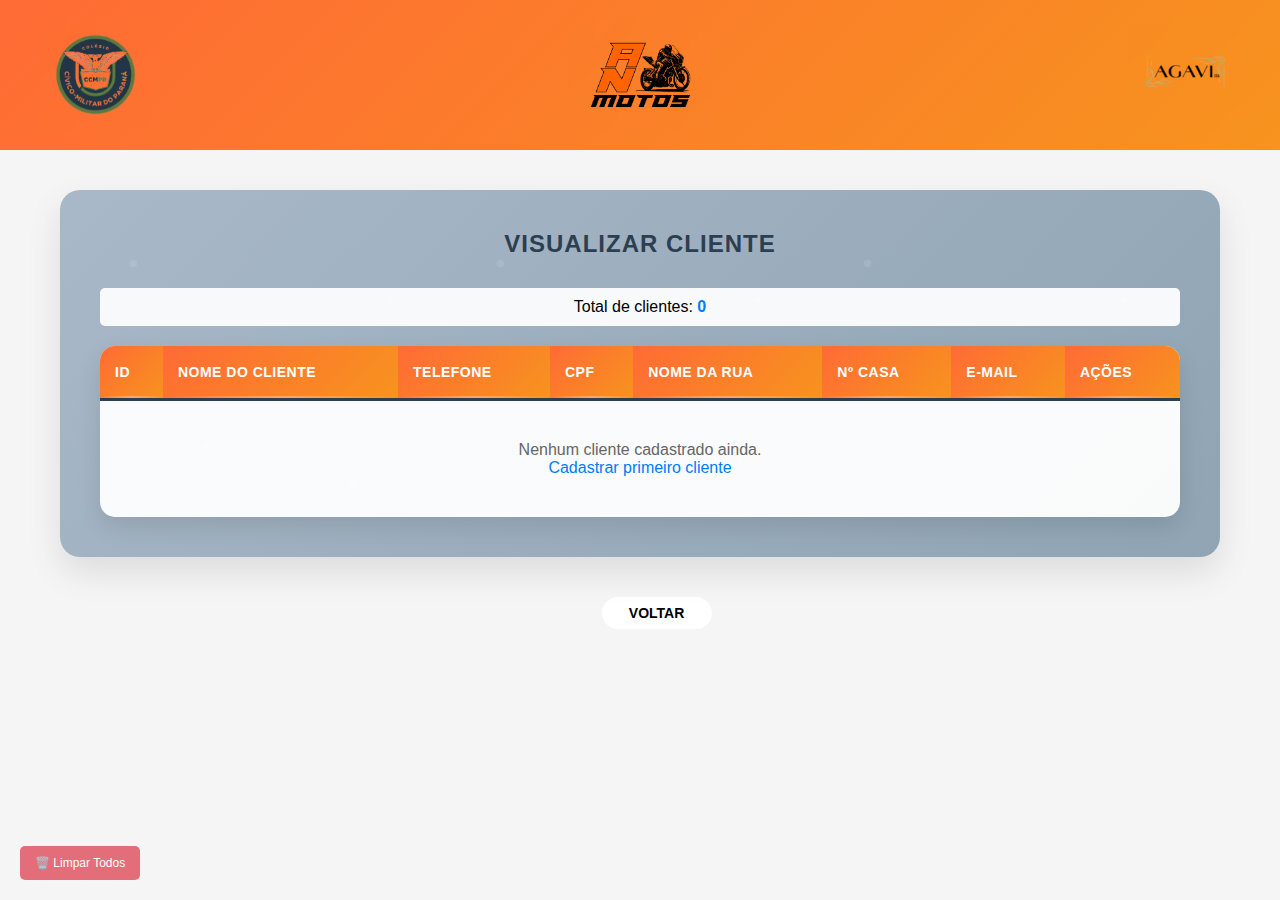
<file: visualcliente.html>
<!DOCTYPE html>
<html lang="pt-br">
<head>
    <meta charset="UTF-8">
    <meta name="viewport" content="width=device-width, initial-scale=1.0">
    <title>AN Motos -Visualizar Cliente</title>
    <link rel="stylesheet" href="visualcliente.css">
</head>
<body>
    <!-- Header com logos -->
    <div class="header">
        <div class="logo">
            <img src="imagens/ccm.png" alt="Colégio Militar do Rio">
        </div>
        
        <div class="logo">
            <img src="imagens/an_motos.png" alt="RV Motos">
        </div>
        
        <div class="logo">
            <img src="imagens/agavi.png" alt="Agave">
        </div>
    </div>
    <div class="container">
        <div class="client-section">
            <h2 class="section-title">Visualizar Cliente</h2>
            <div class="client-stats">
                <p>Total de clientes: <span id="totalClientes">0</span></p>
            </div>
            
            <div class="table-container">
                <table class="client-table">
                    <thead>
                        <tr>
                            <th>ID</th>
                            <th>Nome do Cliente</th>
                            <th>Telefone</th>
                            <th>CPF</th>
                            <th>Nome da Rua</th>
                            <th>Nº Casa</th>
                            <th>E-mail</th>
                            <th>Ações</th>
                        </tr>
                    </thead>
                    <tbody id="clientTableBody">
                        <!-- Clientes serão carregados aqui dinamicamente -->
                    </tbody>
                </table>
                <div id="noClientsMessage" style="display: none; text-align: center; padding: 40px; color: #666;">
                    <p>Nenhum cliente cadastrado ainda.</p>
                    <a href="cliente.html" style="color: #007bff; text-decoration: none;">Cadastrar primeiro cliente</a>
                </div>
            </div>
        </div>
    </div>

    <!-- Modal para editar cliente -->
    <div id="editModal" class="modal">
        <div class="modal-content">
            <div class="modal-header">
                <h3>Editar Cliente</h3>
                <span class="close" onclick="closeModal()">&times;</span>
            </div>
            <div class="modal-body">
                <div class="form-row">
                    <input type="text" class="form-input" placeholder="ID" id="editClientId" readonly>
                    <input type="text" class="form-input" placeholder="Nome do Cliente" id="editClientName">
                    <input type="text" class="form-input" placeholder="Telefone" id="editClientPhone">
                </div>
                <div class="form-row">
                    <input type="text" class="form-input" placeholder="CPF" id="editClientCpf">
                    <input type="text" class="form-input" placeholder="Nome da Rua" id="editClientStreet">
                    <input type="text" class="form-input" placeholder="Nº Casa" id="editClientNumber">
                </div>
                <div class="form-row">
                    <input type="email" class="form-input" placeholder="E-mail" id="editClientEmail">
                </div>
                <div class="modal-buttons">
                    <button class="save-btn" onclick="saveClient()">💾 Salvar</button>
                    <button class="cancel-btn" onclick="closeModal()">❌ Cancelar</button>
                </div>
            </div>
        </div>
    </div>

    <script>
        let currentEditingRow = null;
        let currentEditingIndex = null;

        // Carregar clientes ao inicializar a página
        document.addEventListener('DOMContentLoaded', function() {
            carregarClientes();
        });

        function carregarClientes() {
            const clientes = JSON.parse(localStorage.getItem('clientes') || '[]');
            const tbody = document.getElementById('clientTableBody');
            const noClientsMessage = document.getElementById('noClientsMessage');
            const totalClientes = document.getElementById('totalClientes');
            
            // Limpar tabela
            tbody.innerHTML = '';
            
            if (clientes.length === 0) {
                noClientsMessage.style.display = 'block';
                totalClientes.textContent = '0';
                return;
            }
            
            noClientsMessage.style.display = 'none';
            totalClientes.textContent = clientes.length;
            
            clientes.forEach((cliente, index) => {
                const row = document.createElement('tr');
                row.setAttribute('data-index', index);
                row.innerHTML = `
                    <td>${cliente.id}</td>
                    <td>${cliente.nome}</td>
                    <td>${cliente.telefone}</td>
                    <td>${cliente.cpf}</td>
                    <td>${cliente.rua}</td>
                    <td>${cliente.numero}</td>
                    <td>${cliente.email}</td>
                    <td>
                        <button class="edit-btn" onclick="editClient(this)">✏️ Editar</button>
                        <button class="delete-btn" onclick="deleteClient(this)">🗑️ Excluir</button>
                    </td>
                `;
                
                // Animação de entrada
                row.style.opacity = '0';
                row.style.transform = 'translateY(20px)';
                tbody.appendChild(row);
                
                setTimeout(() => {
                    row.style.transition = 'all 0.5s ease';
                    row.style.opacity = '1';
                    row.style.transform = 'translateY(0)';
                }, index * 100);
            });
        }

        function editClient(button) {
            const row = button.closest('tr');
            const index = parseInt(row.getAttribute('data-index'));
            const clientes = JSON.parse(localStorage.getItem('clientes') || '[]');
            const cliente = clientes[index];
            
            currentEditingRow = row;
            currentEditingIndex = index;
            
            document.getElementById('editClientId').value = cliente.id;
            document.getElementById('editClientName').value = cliente.nome;
            document.getElementById('editClientPhone').value = cliente.telefone;
            document.getElementById('editClientCpf').value = cliente.cpf;
            document.getElementById('editClientStreet').value = cliente.rua;
            document.getElementById('editClientNumber').value = cliente.numero;
            document.getElementById('editClientEmail').value = cliente.email;
            
            document.getElementById('editModal').style.display = 'block';
        }

        function deleteClient(button) {
            if (confirm('Tem certeza que deseja excluir este cliente?')) {
                const row = button.closest('tr');
                const index = parseInt(row.getAttribute('data-index'));
                
                // Remover do localStorage
                const clientes = JSON.parse(localStorage.getItem('clientes') || '[]');
                clientes.splice(index, 1);
                localStorage.setItem('clientes', JSON.stringify(clientes));
                
                // Animação de saída
                row.style.transition = 'all 0.5s ease';
                row.style.transform = 'translateX(-100%)';
                row.style.opacity = '0';
                
                setTimeout(() => {
                    carregarClientes(); // Recarregar a lista
                }, 500);
                
                // Mostrar mensagem de sucesso
                showMessage('Cliente excluído com sucesso!', 'success');
            }
        }

        function saveClient() {
            const id = document.getElementById('editClientId').value;
            const nome = document.getElementById('editClientName').value;
            const telefone = document.getElementById('editClientPhone').value;
            const cpf = document.getElementById('editClientCpf').value;
            const rua = document.getElementById('editClientStreet').value;
            const numero = document.getElementById('editClientNumber').value;
            const email = document.getElementById('editClientEmail').value;

            if (nome && telefone && cpf && rua && numero && email) {
                // Atualizar no localStorage
                const clientes = JSON.parse(localStorage.getItem('clientes') || '[]');
                clientes[currentEditingIndex] = {
                    ...clientes[currentEditingIndex],
                    nome: nome,
                    telefone: telefone,
                    cpf: cpf,
                    rua: rua,
                    numero: numero,
                    email: email
                };
                localStorage.setItem('clientes', JSON.stringify(clientes));

                // Atualizar a tabela visualmente
                const cells = currentEditingRow.querySelectorAll('td');
                cells[1].textContent = nome;
                cells[2].textContent = telefone;
                cells[3].textContent = cpf;
                cells[4].textContent = rua;
                cells[5].textContent = numero;
                cells[6].textContent = email;

                // Animação de sucesso
                currentEditingRow.style.backgroundColor = '#d4edda';
                setTimeout(() => {
                    currentEditingRow.style.backgroundColor = '';
                }, 2000);

                closeModal();
                showMessage('Cliente atualizado com sucesso!', 'success');
            } else {
                showMessage('Por favor, preencha todos os campos obrigatórios!', 'error');
            }
        }

        function closeModal() {
            document.getElementById('editModal').style.display = 'none';
            currentEditingRow = null;
            currentEditingIndex = null;
        }

        function showMessage(message, type) {
            const messageDiv = document.createElement('div');
            messageDiv.textContent = message;
            messageDiv.style.cssText = `
                position: fixed;
                top: 20px;
                right: 20px;
                padding: 15px 25px;
                border-radius: 8px;
                color: white;
                font-weight: bold;
                z-index: 10000;
                animation: slideInRight 0.5s ease;
                ${type === 'success' ? 'background: linear-gradient(135deg, #27ae60, #2ecc71);' : 'background: linear-gradient(135deg, #e74c3c, #c0392b);'}
            `;
            
            document.body.appendChild(messageDiv);
            
            setTimeout(() => {
                messageDiv.style.animation = 'slideOutRight 0.5s ease';
                setTimeout(() => {
                    if (document.body.contains(messageDiv)) {
                        document.body.removeChild(messageDiv);
                    }
                }, 500);
            }, 3000);
        }

        // Fechar modal clicando fora
        window.onclick = function(event) {
            const modal = document.getElementById('editModal');
            if (event.target === modal) {
                closeModal();
            }
        }

        // Função para limpar todos os dados (útil para testes)
        function limparTodosClientes() {
            if (confirm('ATENÇÃO: Isto irá apagar TODOS os clientes cadastrados. Tem certeza?')) {
                localStorage.removeItem('clientes');
                carregarClientes();
                showMessage('Todos os clientes foram removidos!', 'success');
            }
        }

        // Adicionar botão de limpar dados (opcional - pode remover se não quiser)
        document.addEventListener('DOMContentLoaded', function() {
            const limparBtn = document.createElement('button');
            limparBtn.textContent = '🗑️ Limpar Todos';
            limparBtn.style.cssText = `
                position: fixed;
                bottom: 20px;
                left: 20px;
                padding: 10px 15px;
                background: #dc3545;
                color: white;
                border: none;
                border-radius: 5px;
                cursor: pointer;
                font-size: 12px;
                opacity: 0.7;
            `;
            limparBtn.onclick = limparTodosClientes;
            document.body.appendChild(limparBtn);
        });

        // Animações CSS adicionais
        const style = document.createElement('style');
        style.textContent = `
            @keyframes slideInRight {
                from { transform: translateX(100%); opacity: 0; }
                to { transform: translateX(0); opacity: 1; }
            }
            @keyframes slideOutRight {
                from { transform: translateX(0); opacity: 1; }
                to { transform: translateX(100%); opacity: 0; }
            }
            .client-stats {
                margin-bottom: 20px;
                padding: 10px;
                background: #f8f9fa;
                border-radius: 5px;
                text-align: center;
            }
            .client-stats span {
                font-weight: bold;
                color: #007bff;
            }
        `;
        document.head.appendChild(style);
    </script>
    <div class="btn-cadastro"><a class="voltar" href="index.html">Voltar</a></div>
</body>
</html>
</file>
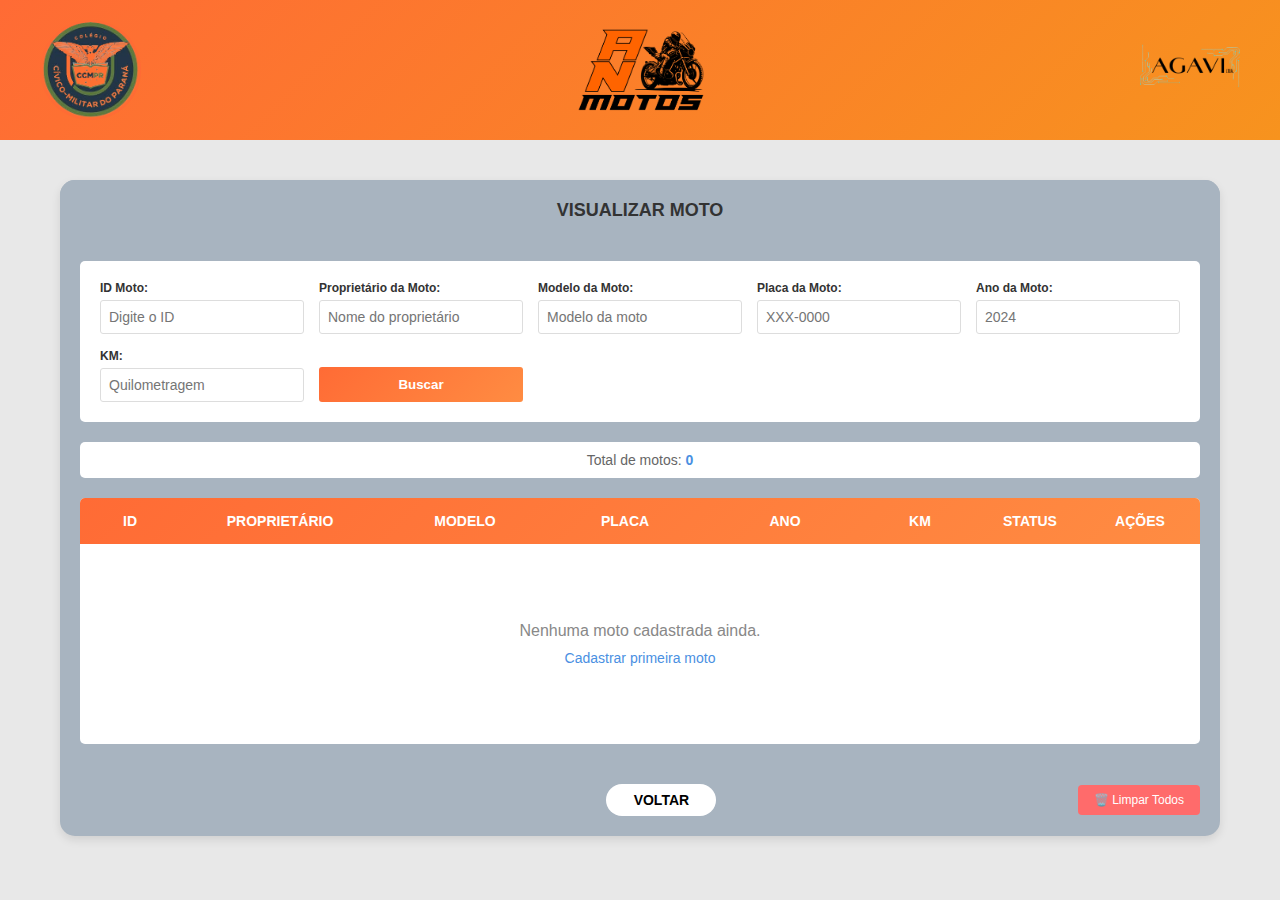
<file: visualmoto.html>
<!DOCTYPE html>
<html lang="pt-br">
<head>
    <meta charset="UTF-8">
    <meta name="viewport" content="width=device-width, initial-scale=1.0">
    <title>\Visualizar Moto</title>
    <link rel="stylesheet" href="visualmoto.css">
</head>
<body>
    <header class="header">
        <img src="imagens/ccm.png" alt="Colégio Cívico-Militar do Paraná" class="logo-ccm">
        
        <img src="imagens/an_motos.png" alt="RN Motos" class="logo-rn">
        
        <img src="imagens/agavi.png" alt="AGAVI" class="logo-agavi">
    </header>

    <div class="container">
        <div class="card">
            <div class="card-header">
                VISUALIZAR MOTO
            </div>
            
            <div class="search-form">
                <div class="form-group">
                    <label for="idMoto">ID Moto:</label>
                    <input type="text" id="idMoto" name="idMoto" placeholder="Digite o ID">
                </div>
                
                <div class="form-group">
                    <label for="proprietario">Proprietário da Moto:</label>
                    <input type="text" id="proprietario" name="proprietario" placeholder="Nome do proprietário">
                </div>
                
                <div class="form-group">
                    <label for="modelo">Modelo da Moto:</label>
                    <input type="text" id="modelo" name="modelo" placeholder="Modelo da moto">
                </div>
                
                <div class="form-group">
                    <label for="placa">Placa da Moto:</label>
                    <input type="text" id="placa" name="placa" placeholder="XXX-0000">
                </div>
                
                <div class="form-group">
                    <label for="ano">Ano da Moto:</label>
                    <input type="text" id="ano" name="ano" placeholder="2024">
                </div>
                
                <div class="form-group">
                    <label for="km">KM:</label>
                    <input type="text" id="km" name="km" placeholder="Quilometragem">
                </div>
                
                <button class="search-btn" onclick="buscarMoto()">Buscar</button>
            </div>

            <div class="total-info">
                Total de motos: <span class="total-number" id="totalMotos">0</span>
            </div>
            
            <div class="table-container">
                <div class="table-header">
                    <div>ID</div>
                    <div>PROPRIETÁRIO</div>
                    <div>MODELO</div>
                    <div>PLACA</div>
                    <div>ANO</div>
                    <div>KM</div>
                    <div>STATUS</div>
                    <div>AÇÕES</div>
                </div>
                
                <div class="table-content" id="tabelaResultados">
                    <div class="empty-message">Nenhuma moto cadastrada ainda.</div>
                    <a href="#" class="add-link" onclick="adicionarMotoExemplo()">Cadastrar primeira moto</a>
                </div>
            </div>
            
            <div class="footer-section">
                <div class="btn-cadastro"><a class="voltar" href="index.html">Voltar</a></div>
                <button class="clear-btn" onclick="limparTodos()">🗑️ Limpar Todos</button>
            </div>
        </div>
    </div>

    <script>
        let motos = [];
        
        function buscarMoto() {
            const idMoto = document.getElementById('idMoto').value.toLowerCase();
            const proprietario = document.getElementById('proprietario').value.toLowerCase();
            const modelo = document.getElementById('modelo').value.toLowerCase();
            const placa = document.getElementById('placa').value.toLowerCase();
            const ano = document.getElementById('ano').value;
            const km = document.getElementById('km').value;
            
            let motosFiltradas = motos;
            
            if (idMoto) {
                motosFiltradas = motosFiltradas.filter(moto => 
                    moto.id.toLowerCase().includes(idMoto)
                );
            }
            if (proprietario) {
                motosFiltradas = motosFiltradas.filter(moto => 
                    moto.proprietario.toLowerCase().includes(proprietario)
                );
            }
            if (modelo) {
                motosFiltradas = motosFiltradas.filter(moto => 
                    moto.modelo.toLowerCase().includes(modelo)
                );
            }
            if (placa) {
                motosFiltradas = motosFiltradas.filter(moto => 
                    moto.placa.toLowerCase().includes(placa)
                );
            }
            if (ano) {
                motosFiltradas = motosFiltradas.filter(moto => 
                    moto.ano.includes(ano)
                );
            }
            if (km) {
                motosFiltradas = motosFiltradas.filter(moto => 
                    moto.km.includes(km)
                );
            }
            
            exibirMotos(motosFiltradas);
        }
        
        function exibirMotos(motosParaExibir) {
            const tabela = document.getElementById('tabelaResultados');
            const total = document.getElementById('totalMotos');
            
            if (motosParaExibir.length === 0) {
                tabela.innerHTML = `
                    <div class="empty-message">Nenhuma moto encontrada com os critérios informados.</div>
                    <a href="#" class="add-link" onclick="adicionarMotoExemplo()">Cadastrar primeira moto</a>
                `;
                total.textContent = '0';
                return;
            }
            
            total.textContent = motosParaExibir.length;
            
            let html = '';
            motosParaExibir.forEach((moto, index) => {
                html += `
                    <div style="display: grid; grid-template-columns: 0.8fr 2fr 1.5fr 1.5fr 1.5fr 1fr 1fr 1fr; padding: 15px 10px; border-bottom: 1px solid #eee; gap: 10px; text-align: center; align-items: center; font-size: 13px;">
                        <div>${moto.id}</div>
                        <div>${moto.proprietario}</div>
                        <div>${moto.modelo}</div>
                        <div>${moto.placa}</div>
                        <div>${moto.ano}</div>
                        <div>${moto.km}</div>
                        <div><span style="background: #4CAF50; color: white; padding: 3px 8px; border-radius: 12px; font-size: 11px;">${moto.status}</span></div>
                        <div>
                            <button onclick="editarMoto(${index})" style="background: #2196F3; color: white; border: none; padding: 4px 8px; border-radius: 3px; margin: 0 2px; cursor: pointer; font-size: 11px;">Editar</button>
                            <button onclick="excluirMoto(${index})" style="background: #f44336; color: white; border: none; padding: 4px 8px; border-radius: 3px; margin: 0 2px; cursor: pointer; font-size: 11px;">Excluir</button>
                        </div>
                    </div>
                `;
            });
            
            tabela.innerHTML = html;
        }
        
        function adicionarMotoExemplo() {
            const motosExemplo = [
                {
                    id: 'M001',
                    proprietario: 'João Silva',
                    modelo: 'Honda CG 160',
                    placa: 'ABC-1234',
                    ano: '2022',
                    km: '15.000',
                    status: 'Ativa'
                },
                {
                    id: 'M002',
                    proprietario: 'Maria Santos',
                    modelo: 'Yamaha YBR 125',
                    placa: 'DEF-5678',
                    ano: '2021',
                    km: '8.500',
                    status: 'Ativa'
                },
                {
                    id: 'M003',
                    proprietario: 'Carlos Oliveira',
                    modelo: 'Suzuki GSX-S 750',
                    placa: 'GHI-9012',
                    ano: '2023',
                    km: '5.200',
                    status: 'Manutenção'
                }
            ];
            
            motos = motosExemplo;
            exibirMotos(motos);
        }
        
        function editarMoto(index) {
            const moto = motos[index];
            document.getElementById('idMoto').value = moto.id;
            document.getElementById('proprietario').value = moto.proprietario;
            document.getElementById('modelo').value = moto.modelo;
            document.getElementById('placa').value = moto.placa;
            document.getElementById('ano').value = moto.ano;
            document.getElementById('km').value = moto.km;
        }
        
        function excluirMoto(index) {
            if (confirm('Tem certeza que deseja excluir esta moto?')) {
                motos.splice(index, 1);
                exibirMotos(motos);
            }
        }
        
        function limparTodos() {
            if (confirm('Tem certeza que deseja limpar todos os dados?')) {
                motos = [];
                document.getElementById('idMoto').value = '';
                document.getElementById('proprietario').value = '';
                document.getElementById('modelo').value = '';
                document.getElementById('placa').value = '';
                document.getElementById('ano').value = '';
                document.getElementById('km').value = '';
                exibirMotos(motos);
            }
        }
        
        function voltar() {
            if (confirm('Deseja realmente voltar? Os dados não salvos serão perdidos.')) {
                // Simular voltar para página anterior
                alert('Voltando para o menu principal...');
            }
        }
        
        // Adicionar eventos de Enter nos campos
        document.querySelectorAll('input').forEach(input => {
            input.addEventListener('keypress', function(e) {
                if (e.key === 'Enter') {
                    buscarMoto();
                }
            });
        });
    </script>
</body>
</html>
</file>
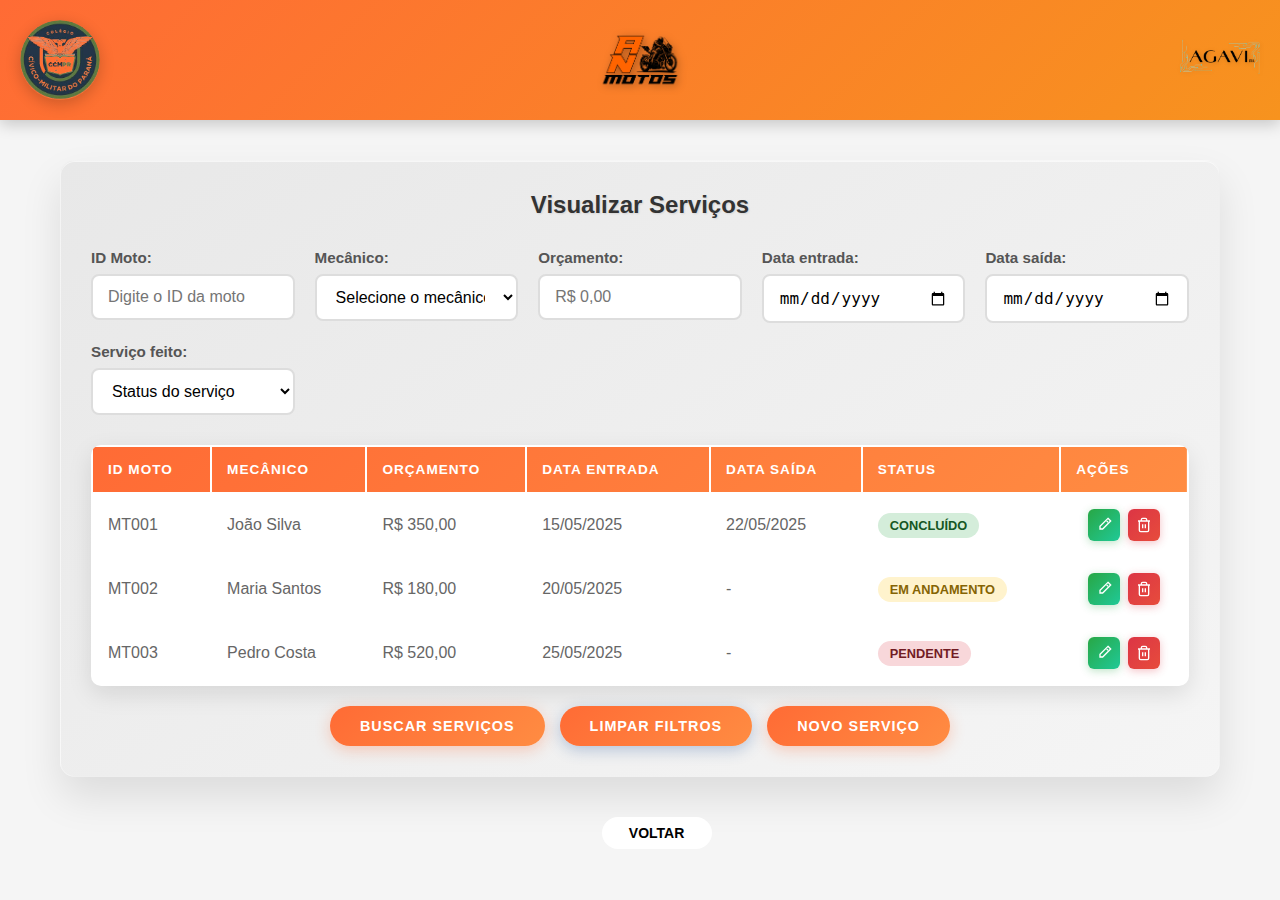
<file: visualservico.html>
<!DOCTYPE html>
<html lang="pt-BR">
<head>
    <meta charset="UTF-8">
    <meta name="viewport" content="width=device-width, initial-scale=1.0">
    <title>RN Motos - Visualizar Serviços</title>
    <link rel="stylesheet" href="visualservico.css">
    </head>
<body>
    <header class="header">
        <div class="logo-left">
            <img src="imagens/ccm.png" alt="Colégio Militar do Paraná">
        </div>
        
        <div class="logo-center">
            <img src="imagens/an_motos.png" alt="RN Motos">
        </div>
        
        <div class="logo-right">
            <img src="imagens/agavi.png" alt="Agavi">
        </div>
    </header>

    <div class="container">
        <div class="service-panel">
            <h2 class="panel-title">Visualizar Serviços</h2>
            
            <form class="service-form">
                <div class="form-group">
                    <label for="id-moto">ID Moto:</label>
                    <input type="text" id="id-moto" name="id-moto" placeholder="Digite o ID da moto">
                </div>
                
                <div class="form-group">
                    <label for="mecanico">Mecânico:</label>
                    <select id="mecanico" name="mecanico">
                        <option value="">Selecione o mecânico</option>
                        <option value="joao">João Silva</option>
                        <option value="maria">Maria Santos</option>
                        <option value="pedro">Pedro Costa</option>
                    </select>
                </div>
                
                <div class="form-group">
                    <label for="orcamento">Orçamento:</label>
                    <input type="number" id="orcamento" name="orcamento" placeholder="R$ 0,00" step="0.01">
                </div>
                
                <div class="form-group">
                    <label for="data-entrada">Data entrada:</label>
                    <input type="date" id="data-entrada" name="data-entrada">
                </div>
                
                <div class="form-group">
                    <label for="data-saida">Data saída:</label>
                    <input type="date" id="data-saida" name="data-saida">
                </div>
                
                <div class="form-group">
                    <label for="servico-feito">Serviço feito:</label>
                    <select id="servico-feito" name="servico-feito">
                        <option value="">Status do serviço</option>
                        <option value="pendente">Pendente</option>
                        <option value="andamento">Em Andamento</option>
                        <option value="concluido">Concluído</option>
                    </select>
                </div>
            </form>

            <table class="service-table">
                <thead>
                    <tr>
                        <th>ID Moto</th>
                        <th>Mecânico</th>
                        <th>Orçamento</th>
                        <th>Data Entrada</th>
                        <th>Data Saída</th>
                        <th>Status</th>
                        <th>Ações</th>
                    </tr>
                </thead>
                <tbody id="service-tbody">
                    <tr>
                        <td>MT001</td>
                        <td>João Silva</td>
                        <td>R$ 350,00</td>
                        <td>15/05/2025</td>
                        <td>22/05/2025</td>
                        <td><span class="status-badge status-concluido">Concluído</span></td>
                        <td>
                            <div class="action-buttons">
                                <button class="btn-action btn-edit" onclick="editarServico('MT001')" title="Editar">
                                    <svg width="16" height="16" viewBox="0 0 24 24" fill="none" stroke="currentColor" stroke-width="2">
                                        <path d="m18 2 4 4-12 12H6v-4z"/>
                                        <path d="m16 6 2 2"/>
                                    </svg>
                                </button>
                                <button class="btn-action btn-delete" onclick="excluirServico('MT001')" title="Excluir">
                                    <svg width="16" height="16" viewBox="0 0 24 24" fill="none" stroke="currentColor" stroke-width="2">
                                        <polyline points="3,6 5,6 21,6"/>
                                        <path d="m19,6v14a2,2 0 0,1-2,2H7a2,2 0 0,1-2-2V6m3,0V4a2,2 0 0,1 2-2h4a2,2 0 0,1 2,2v2"/>
                                        <line x1="10" y1="11" x2="10" y2="17"/>
                                        <line x1="14" y1="11" x2="14" y2="17"/>
                                    </svg>
                                </button>
                            </div>
                        </td>
                    </tr>
                    <tr>
                        <td>MT002</td>
                        <td>Maria Santos</td>
                        <td>R$ 180,00</td>
                        <td>20/05/2025</td>
                        <td>-</td>
                        <td><span class="status-badge status-andamento">Em Andamento</span></td>
                        <td>
                            <div class="action-buttons">
                                <button class="btn-action btn-edit" onclick="editarServico('MT002')" title="Editar">
                                    <svg width="16" height="16" viewBox="0 0 24 24" fill="none" stroke="currentColor" stroke-width="2">
                                        <path d="m18 2 4 4-12 12H6v-4z"/>
                                        <path d="m16 6 2 2"/>
                                    </svg>
                                </button>
                                <button class="btn-action btn-delete" onclick="excluirServico('MT002')" title="Excluir">
                                    <svg width="16" height="16" viewBox="0 0 24 24" fill="none" stroke="currentColor" stroke-width="2">
                                        <polyline points="3,6 5,6 21,6"/>
                                        <path d="m19,6v14a2,2 0 0,1-2,2H7a2,2 0 0,1-2-2V6m3,0V4a2,2 0 0,1 2-2h4a2,2 0 0,1 2,2v2"/>
                                        <line x1="10" y1="11" x2="10" y2="17"/>
                                        <line x1="14" y1="11" x2="14" y2="17"/>
                                    </svg>
                                </button>
                            </div>
                        </td>
                    </tr>
                    <tr>
                        <td>MT003</td>
                        <td>Pedro Costa</td>
                        <td>R$ 520,00</td>
                        <td>25/05/2025</td>
                        <td>-</td>
                        <td><span class="status-badge status-pendente">Pendente</span></td>
                        <td>
                            <div class="action-buttons">
                                <button class="btn-action btn-edit" onclick="editarServico('MT003')" title="Editar">
                                    <svg width="16" height="16" viewBox="0 0 24 24" fill="none" stroke="currentColor" stroke-width="2">
                                        <path d="m18 2 4 4-12 12H6v-4z"/>
                                        <path d="m16 6 2 2"/>
                                    </svg>
                                </button>
                                <button class="btn-action btn-delete" onclick="excluirServico('MT003')" title="Excluir">
                                    <svg width="16" height="16" viewBox="0 0 24 24" fill="none" stroke="currentColor" stroke-width="2">
                                        <polyline points="3,6 5,6 21,6"/>
                                        <path d="m19,6v14a2,2 0 0,1-2,2H7a2,2 0 0,1-2-2V6m3,0V4a2,2 0 0,1 2-2h4a2,2 0 0,1 2,2v2"/>
                                        <line x1="10" y1="11" x2="10" y2="17"/>
                                        <line x1="14" y1="11" x2="14" y2="17"/>
                                    </svg>
                                </button>
                            </div>
                        </td>
                    </tr>
                </tbody>
            </table>

            <div class="actions">
                <button class="btn btn-primary" onclick="buscarServicos()">Buscar Serviços</button>
                <button class="btn btn-secondary" onclick="limparFiltros()">Limpar Filtros</button>
                <button class="btn btn-primary" onclick="adicionarServico()">Novo Serviço</button>
            </div>
        </div>
    </div>

    <!-- Modal de Edição -->
    <div id="editModal" class="modal">
        <div class="modal-content">
            <div class="modal-header">
                <h3 class="modal-title">Editar Serviço</h3>
                <button class="close" onclick="fecharModal()">&times;</button>
            </div>
            
            <form id="editForm" class="service-form">
                <div class="form-group">
                    <label for="edit-id-moto">ID Moto:</label>
                    <input type="text" id="edit-id-moto" name="edit-id-moto" readonly>
                </div>
                
                <div class="form-group">
                    <label for="edit-mecanico">Mecânico:</label>
                    <select id="edit-mecanico" name="edit-mecanico">
                        <option value="">Selecione o mecânico</option>
                        <option value="joao">João Silva</option>
                        <option value="maria">Maria Santos</option>
                        <option value="pedro">Pedro Costa</option>
                    </select>
                </div>
                
                <div class="form-group">
                    <label for="edit-orcamento">Orçamento:</label>
                    <input type="number" id="edit-orcamento" name="edit-orcamento" placeholder="R$ 0,00" step="0.01">
                </div>
                
                <div class="form-group">
                    <label for="edit-data-entrada">Data entrada:</label>
                    <input type="date" id="edit-data-entrada" name="edit-data-entrada">
                </div>
                
                <div class="form-group">
                    <label for="edit-data-saida">Data saída:</label>
                    <input type="date" id="edit-data-saida" name="edit-data-saida">
                </div>
                
                <div class="form-group">
                    <label for="edit-servico-feito">Serviço feito:</label>
                    <select id="edit-servico-feito" name="edit-servico-feito">
                        <option value="">Status do serviço</option>
                        <option value="pendente">Pendente</option>
                        <option value="andamento">Em Andamento</option>
                        <option value="concluido">Concluído</option>
                    </select>
                </div>
            </form>
            
            <div class="modal-actions">
                <button class="btn-modal btn-save" onclick="salvarEdicao()">Salvar Alterações</button>
                <button class="btn-modal btn-cancel" onclick="fecharModal()">Cancelar</button>
            </div>
        </div>
    </div>
    <div class="btn-cadastro"><a class="voltar" href="index.html">Voltar</a></div>

    <script>
        function buscarServicos() {
            const idMoto = document.getElementById('id-moto').value;
            const mecanico = document.getElementById('mecanico').value;
            const status = document.getElementById('servico-feito').value;
            
            // Simular busca - em um sistema real, isso faria uma requisição ao servidor
            const tbody = document.getElementById('service-tbody');
            const rows = tbody.getElementsByTagName('tr');
            
            for (let row of rows) {
                let mostrar = true;
                
                if (idMoto && !row.cells[0].textContent.toLowerCase().includes(idMoto.toLowerCase())) {
                    mostrar = false;
                }
                
                if (mecanico && !row.cells[1].textContent.toLowerCase().includes(mecanico.toLowerCase())) {
                    mostrar = false;
                }
                
                if (status) {
                    const statusCell = row.cells[5].textContent.toLowerCase();
                    if (!statusCell.includes(status)) {
                        mostrar = false;
                    }
                }
                
                row.style.display = mostrar ? '' : 'none';
            }
            
            // Feedback visual
            const btn = event.target;
            const originalText = btn.textContent;
            btn.textContent = 'Buscando...';
            btn.disabled = true;
            
            setTimeout(() => {
                btn.textContent = originalText;
                btn.disabled = false;
            }, 1000);
        }
        
        function limparFiltros() {
            document.getElementById('id-moto').value = '';
            document.getElementById('mecanico').value = '';
            document.getElementById('orcamento').value = '';
            document.getElementById('data-entrada').value = '';
            document.getElementById('data-saida').value = '';
            document.getElementById('servico-feito').value = '';
            
            // Mostrar todas as linhas
            const tbody = document.getElementById('service-tbody');
            const rows = tbody.getElementsByTagName('tr');
            for (let row of rows) {
                row.style.display = '';
            }
        }
        
        function adicionarServico() {
            alert('Funcionalidade de adicionar serviço será implementada em breve!');
        }
        
        function editarServico(idMoto) {
            // Encontrar a linha da tabela correspondente
            const tbody = document.getElementById('service-tbody');
            const rows = tbody.getElementsByTagName('tr');
            
            for (let row of rows) {
                if (row.cells[0].textContent === idMoto) {
                    // Preencher o modal com os dados atuais
                    document.getElementById('edit-id-moto').value = row.cells[0].textContent;
                    
                    // Selecionar o mecânico
                    const mecanicoSelect = document.getElementById('edit-mecanico');
                    const mecanicoNome = row.cells[1].textContent.toLowerCase();
                    if (mecanicoNome.includes('joão')) mecanicoSelect.value = 'joao';
                    else if (mecanicoNome.includes('maria')) mecanicoSelect.value = 'maria';
                    else if (mecanicoNome.includes('pedro')) mecanicoSelect.value = 'pedro';
                    
                    // Converter orçamento para número
                    const orcamento = row.cells[2].textContent.replace('R$ ', '').replace(',', '.');
                    document.getElementById('edit-orcamento').value = orcamento;
                    
                    // Converter datas para formato YYYY-MM-DD
                    const dataEntrada = row.cells[3].textContent;
                    if (dataEntrada !== '-') {
                        const [dia, mes, ano] = dataEntrada.split('/');
                        document.getElementById('edit-data-entrada').value = `${ano}-${mes.padStart(2, '0')}-${dia.padStart(2, '0')}`;
                    }
                    
                    const dataSaida = row.cells[4].textContent;
                    if (dataSaida !== '-') {
                        const [dia, mes, ano] = dataSaida.split('/');
                        document.getElementById('edit-data-saida').value = `${ano}-${mes.padStart(2, '0')}-${dia.padStart(2, '0')}`;
                    }
                    
                    // Status do serviço
                    const statusText = row.cells[5].textContent.toLowerCase();
                    const statusSelect = document.getElementById('edit-servico-feito');
                    if (statusText.includes('concluído')) statusSelect.value = 'concluido';
                    else if (statusText.includes('andamento')) statusSelect.value = 'andamento';
                    else if (statusText.includes('pendente')) statusSelect.value = 'pendente';
                    
                    break;
                }
            }
            
            // Mostrar o modal
            document.getElementById('editModal').style.display = 'block';
        }
        
        function excluirServico(idMoto) {
            if (confirm(`Tem certeza que deseja excluir o serviço da moto ${idMoto}?`)) {
                const tbody = document.getElementById('service-tbody');
                const rows = tbody.getElementsByTagName('tr');
                
                for (let i = 0; i < rows.length; i++) {
                    if (rows[i].cells[0].textContent === idMoto) {
                        // Animação de saída
                        rows[i].style.transition = 'all 0.3s ease';
                        rows[i].style.transform = 'translateX(-100%)';
                        rows[i].style.opacity = '0';
                        
                        setTimeout(() => {
                            rows[i].remove();
                        }, 300);
                        break;
                    }
                }
            }
        }
        
        function fecharModal() {
            document.getElementById('editModal').style.display = 'none';
        }
        
        function salvarEdicao() {
            const idMoto = document.getElementById('edit-id-moto').value;
            const mecanicoValue = document.getElementById('edit-mecanico').value;
            const orcamento = document.getElementById('edit-orcamento').value;
            const dataEntrada = document.getElementById('edit-data-entrada').value;
            const dataSaida = document.getElementById('edit-data-saida').value;
            const status = document.getElementById('edit-servico-feito').value;
            
            // Converter valores para exibição
            const mecanicoNomes = {
                'joao': 'João Silva',
                'maria': 'Maria Santos',
                'pedro': 'Pedro Costa'
            };
            
            const statusClasses = {
                'concluido': 'status-concluido',
                'andamento': 'status-andamento',
                'pendente': 'status-pendente'
            };
            
            const statusTextos = {
                'concluido': 'Concluído',
                'andamento': 'Em Andamento',
                'pendente': 'Pendente'
            };
            
            // Encontrar e atualizar a linha
            const tbody = document.getElementById('service-tbody');
            const rows = tbody.getElementsByTagName('tr');
            
            for (let row of rows) {
                if (row.cells[0].textContent === idMoto) {
                    row.cells[1].textContent = mecanicoNomes[mecanicoValue] || '';
                    row.cells[2].textContent = orcamento ? `R$ ${parseFloat(orcamento).toFixed(2).replace('.', ',')}` : '';
                    
                    // Formatar datas
                    if (dataEntrada) {
                        const [ano, mes, dia] = dataEntrada.split('-');
                        row.cells[3].textContent = `${dia}/${mes}/${ano}`;
                    }
                    
                    if (dataSaida) {
                        const [ano, mes, dia] = dataSaida.split('-');
                        row.cells[4].textContent = `${dia}/${mes}/${ano}`;
                    } else {
                        row.cells[4].textContent = '-';
                    }
                    
                    // Atualizar status
                    if (status) {
                        row.cells[5].innerHTML = `<span class="status-badge ${statusClasses[status]}">${statusTextos[status]}</span>`;
                    }
                    
                    // Animação de sucesso
                    row.style.transition = 'all 0.3s ease';
                    row.style.backgroundColor = '#d4edda';
                    setTimeout(() => {
                        row.style.backgroundColor = '';
                    }, 1000);
                    
                    break;
                }
            }
            
            fecharModal();
            alert('Serviço atualizado com sucesso!');
        }
        
        // Fechar modal ao clicar fora dele
        window.onclick = function(event) {
            const modal = document.getElementById('editModal');
            if (event.target === modal) {
                fecharModal();
            }
        }
        
        // Adicionar efeitos de hover aos campos de input
        document.querySelectorAll('input, select').forEach(element => {
            element.addEventListener('focus', function() {
                this.style.transform = 'scale(1.02)';
            });
            
            element.addEventListener('blur', function() {
                this.style.transform = 'scale(1)';
            });
        });
    </script>
</body>
</html>
</file>
<file: style.css>
*{
    margin: 0;
    padding: 0;
    box-sizing: border-box;
}

body{
    height: 100vh;
}

nav.menu-lateral{
    width: 80px;
    height: 100%;
    background-color: #202020;
    padding: 40px 0 40px 1%;
    box-shadow: 5px 0 0 rgb(255, 94, 0);
    position: fixed;
    top: 0;
    left: 0;
    overflow: hidden;
    transition: .2s;
}

nav.menu-lateral:hover{
    width: 300px;
}

.expandir{
    width: 100%;
    padding-left: 10px;
}

.expandir i{
    color: white;
    font-size: 24px;
    cursor: pointer;
}

ul{
    height: 100%;
    list-style-type: none;
}

ul li.item-menu{
    transition: 1s;
}

ul li.item-menu:hover{
    background: rgb(255, 94, 0);
}

ul li.item-menu a{
    color: white;
    text-decoration: none;
    font-size: 20px;
    padding: 20px 4%;
    display: flex;
    margin-bottom: 20px;
    line-height: 40px;
}

ul li.item-menu a .link{
    margin-left: 40px;

}

ul li.item-menu a .icon i{
    font-size: 30px;
}


header{
    background: linear-gradient(135deg, #ff6b35, #f7931e);
    height: 130px;
    display: flex;


}

header div img{
    width: 125px;
}

.agavi{
    margin-left: 1350px;
    height: 160px;
    width: 140px;
    margin-top: -5px;
    position: fixed;
    right: 11px;
}

.an{
    margin-left: 900px;
    margin-top: 20px;
    width: 140px;
    position: fixed;
    background-color: white;
    border-radius: 5px;

}

.ccm{
    margin-left: 100px;
    position: fixed;
    margin-top: 3px;
}
.main-content {
            margin-left: 60px;
            padding: 40px;
            display: flex;
            flex-direction: column;
            align-items: center;
            min-height: calc(100vh - 80px);
        }

        .page-title {
            color: #333;
            font-size: 32px;
            font-weight: bold;
            margin-bottom: 40px;
            text-align: center;
        }

        .form-container {
            background: rgba(100, 100, 100, 0.9);
            padding: 40px;
            border-radius: 15px;
            box-shadow: 0 10px 30px rgba(0,0,0,0.2);
            width: 100%;
            max-width: 600px;
            backdrop-filter: blur(10px);
        }

        .form-row {
            display: grid;
            grid-template-columns: 1fr 1fr;
            gap: 20px;
            margin-bottom: 20px;
        }

        .form-group {
            display: flex;
            flex-direction: column;
        }

        .form-group.full-width {
            grid-column: 1 / -1;
        }

        input, select, textarea {
            padding: 12px 15px;
            border: none;
            border-radius: 8px;
            font-size: 16px;
            background: white;
            box-shadow: 0 2px 5px rgba(0,0,0,0.1);
            transition: all 0.3s ease;
        }

        input:focus, select:focus, textarea:focus {
            outline: none;
            box-shadow: 0 0 0 3px rgba(255, 102, 0, 0.3);
            transform: translateY(-2px);
        }

        input::placeholder, textarea::placeholder {
            color: #666;
            font-style: italic;
        }

        textarea {
            resize: vertical;
            min-height: 80px;
            font-family: Arial, sans-serif;
        }

        .submit-btn {
            background: linear-gradient(135deg, #ff6600 0%, #ff8533 100%);
            color: white;
            border: none;
            padding: 15px 40px;
            font-size: 18px;
            font-weight: bold;
            border-radius: 25px;
            cursor: pointer;
            margin-top: 20px;
            width: 200px;
            align-self: center;
            transition: all 0.3s ease;
            box-shadow: 0 5px 15px rgba(255, 102, 0, 0.3);
            margin-left: 160px;
        }

        .submit-btn:hover {
            transform: translateY(-3px);
            box-shadow: 0 8px 25px rgba(255, 102, 0, 0.4);
        }

        .submit-btn:active {
            transform: translateY(-1px);
        }

        @media (max-width: 768px) {
            .header {
                padding: 0 20px 0 80px;
            }

            .form-row {
                grid-template-columns: 1fr;
            }

            .form-container {
                margin: 0 20px;
                padding: 30px 20px;
            }

            .main-content {
                padding: 20px;
            }

            .page-title {
                font-size: 24px;
            }
        }
        .btn-cadastro{
            background-color: #FF6600;
            color: rgb(255, 255, 255);
            padding: 8px;
            border-radius: 20px;
            text-transform: uppercase;
            font-size: 14px;
            font-weight: bold;
            text-align: center;
            width: 150px;
            margin-left: 905px;
            transition: 1.0s;
            margin-top: -150px;
            
           
        }
        .voltar{
            text-decoration: none;
            color: #000000;
        }
        .btn-cadastro:hover {
            background-color: #FF6600;
            color: #FF6600;
            
        }
</file>
<file: agenda.css>
* {
    margin: 0;
    padding: 0;
    box-sizing: border-box;
    font-family: Arial, sans-serif;
}

body {
    background-color: #f0f0f0;
}

.header {
    background: linear-gradient(135deg, #ff6b35, #f7931e);
    padding: 30px;
    display: flex;
    justify-content: space-between;
    align-items: center;
}

.logo-left, .logo-center, .logo-right {
    display: flex;
    justify-content: center;
    align-items: center;
    height: 80px;
}

.logo-left img, .logo-right img {
    max-width: 120px;
    max-height: 100px;
    object-fit: contain;
}

.logo-center {
    flex-direction: column;
    gap: 10px;
}

.logo-center img {
    max-width: 150px;
    max-height: 70px;
    object-fit: contain;
}

.visualizar-btn {
    background-color: #fff;
    color: #ff7b00;
    padding: 6px 12px;
    border-radius: 15px;
    text-decoration: none;
    font-size: 12px;
    font-weight: bold;
    transition: all 0.3s;
}

.visualizar-btn:hover {
    background-color: #ff7b00;
    color: #fff;
}

.container {
    max-width: 800px;
    margin: 20px auto;
    background-color: #fff;
    border-radius: 10px;
    box-shadow: 0 2px 10px rgba(0,0,0,0.1);
    overflow: hidden;
}

.form-header {
    background-color: #ff7b00;
    color: white;
    padding: 20px;
    text-align: center;
    font-size: 24px;
    font-weight: bold;
}

.form-content {
    padding: 30px;
}

.form-row {
    display: grid;
    grid-template-columns: repeat(auto-fit, minmax(250px, 1fr));
    gap: 20px;
    margin-bottom: 20px;
}

.form-group {
    display: flex;
    flex-direction: column;
}

.form-group label {
    margin-bottom: 5px;
    font-weight: bold;
    color: #333;
}

.form-group input {
    padding: 12px;
    border: 2px solid #ddd;
    border-radius: 5px;
    font-size: 16px;
    transition: border-color 0.3s;
}

.form-group input:focus {
    outline: none;
    border-color: #ff7b00;
}

.textarea-section {
    margin-bottom: 20px;
}

.textarea-section label {
    display: block;
    margin-bottom: 5px;
    font-weight: bold;
    color: #333;
}

.textarea-section textarea {
    width: 100%;
    padding: 12px;
    border: 2px solid #ddd;
    border-radius: 5px;
    font-size: 16px;
    min-height: 120px;
    resize: vertical;
    font-family: Arial, sans-serif;
    transition: border-color 0.3s;
}

.textarea-section textarea:focus {
    outline: none;
    border-color: #ff7b00;
}

.btn-container {
    text-align: center;
}

.submit-btn {
    background-color: #ff7b00;
    color: white;
    border: none;
    padding: 15px 40px;
    font-size: 18px;
    border-radius: 25px;
    cursor: pointer;
    transition: all 0.3s;
    font-weight: bold;
}

.submit-btn:hover {
    background-color: #e66a00;
    transform: translateY(-2px);
}

.btn-cadastro {
    background-color: #ffffff;
    color: rgb(255, 255, 255);
    padding: 8px;
    border-radius: 20px;
    text-transform: uppercase;
    font-size: 14px;
    font-weight: bold;
    text-align: center;
    width: 110px;
    margin: 20px auto;
    transition: 1.0s;
}

.voltar {
    text-decoration: none;
    color: #000000;
}

.btn-cadastro:hover {
    background-color: #FF6600;
}

.success-message {
    background-color: #4CAF50;
    color: white;
    padding: 15px;
    border-radius: 5px;
    margin: 20px 0;
    text-align: center;
    display: none;
}

@media (max-width: 768px) {
    .header {
        flex-direction: column;
        gap: 10px;
    }
    
    .logo-left, .logo-center, .logo-right {
        height: 60px;
    }
    
    .logo-left img, .logo-center img, .logo-right img {
        max-width: 100px;
        max-height: 50px;
    }

    .form-row {
        grid-template-columns: 1fr;
    }

    .container {
        margin: 10px;
    }
}
</file>
<file: moto.css>
* {
    margin: 0;
    padding: 0;
    box-sizing: border-box;
    font-family: Arial, sans-serif;
}

body {
    background-color: #f0f0f0;
}
        
.header {
    background: linear-gradient(135deg, #ff6b35, #f7931e);
    padding: 20px 40px;
    display: flex;
    justify-content: space-between;
    align-items: center;
}
        
.logo-container {
    display: flex;
    justify-content: space-between;
    align-items: center;
    width: 100%;
}
        
.logo {
    display: flex;
    justify-content: center;
    align-items: center;
    height: 80px;
}

/* Ajustes específicos para cada logo */
.logo-ccm {
    max-width: 120px;
    max-height: 70px;
    object-fit: contain;
}

.center-logo {
    max-width: 150px;
    max-height: 70px;
    object-fit: contain;
}

.logo-agavi {
    max-width: 120px;
    max-height: 70px;
    object-fit: contain;
}
        
.motorcycle-logo {
    max-width: 150px;
    max-height: 100px;
}
        
.subtitle {
    margin-top: 10px;
    font-size: 16px;
    color: #000000;
    text-align: center;
}
        
.form-container {
    width: 100%;
    max-width: 600px;
    margin: 20px auto;
    background-color: #b3b3b3;
    padding: 20px;
    border-radius: 5px;
}
        
.form-group {
    margin-bottom: 30px;
}
        
input[type="text"], input[type="number"] {
    width: 100%;
    padding: 12px;
    border: none;
    border-radius: 3px;
    font-size: 16px;
}
        
button {
    background-color: #ff7b00;
    color: #000000;
    border: none;
    padding: 12px 30px;
    font-size: 16px;
    cursor: pointer;
    border-radius: 3px;
    width: 100%;
}
        
button:hover {
    background-color: #f0f0f0;
}

.btn-cadastro {
    background-color: #ffffff;
    color: rgb(255, 255, 255);
    padding: 8px;
    border-radius: 20px;
    text-transform: uppercase;
    font-size: 14px;
    font-weight: bold;
    text-align: center;
    width: 110px;
    margin-left: 47%;
    transition: 1.0s;
}

.voltar {
    text-decoration: none;
    color: #000000;
}

.btn-cadastro:hover {
    background-color: #FF6600;
    color: #FF6600;
}

/* Media queries para responsividade */
@media (max-width: 768px) {
    .logo-container {
        flex-direction: column;
        gap: 10px;
    }
    
    .logo {
        height: 60px;
    }
    
    .logo-ccm, .center-logo, .logo-agavi {
        max-width: 100px;
        max-height: 50px;
    }
}
</file>
<file: cliente.css>
* {
    margin: 0;
    padding: 0;
    box-sizing: border-box;
}

body {
    font-family: Arial, sans-serif;
    background-color: #f0f0f0;
    min-height: 100vh;
}

.header {
    background: linear-gradient(135deg, #ff6b35, #f7931e);
    padding: 20px 40px;
    display: flex;
    justify-content: space-between;
    align-items: center;
    box-shadow: 0 2px 10px rgba(0,0,0,0.1);
}

.logo img {
    width: 100px;
    height: 100px;
    border-radius: 50%;
    object-fit: cover;
}

.main-logo img {
    height: 80px;
    max-width: 250px;
    object-fit: contain;
}

.agave-logo img {
    height: 90px;
    max-width: 150px;
    object-fit: contain;
}

.container {
    max-width: 900px;
    margin: 40px auto;
    padding: 0 20px;
}

.form-container {
    background-color: #a8b2b8;
    padding: 40px;
    border-radius: 10px;
    box-shadow: 0 4px 20px rgba(0,0,0,0.1);
}

.form-title {
    text-align: center;
    font-size: 24px;
    font-weight: bold;
    color: #333;
    margin-bottom: 30px;
    text-transform: uppercase;
    letter-spacing: 1px;
}

.form-row {
    display: flex;
    gap: 20px;
    margin-bottom: 20px;
}

.form-group {
    flex: 1;
}

.form-group.full-width {
    flex: 100%;
}

.form-group.quarter {
    flex: 0 0 23%;
}

.form-group.half {
    flex: 0 0 48%;
}

input[type="text"],
input[type="email"],
input[type="tel"],
select {
    width: 100%;
    padding: 15px;
    border: none;
    border-radius: 5px;
    font-size: 16px;
    background-color: white;
    box-shadow: inset 0 2px 5px rgba(0,0,0,0.1);
    transition: all 0.3s ease;
}

input:focus,
select:focus {
    outline: none;
    box-shadow: inset 0 2px 5px rgba(0,0,0,0.1), 0 0 10px rgba(255,102,0,0.3);
    transform: translateY(-2px);
}

input::placeholder {
    color: #666;
    font-size: 14px;
}

input:disabled {
    background-color: #f5f5f5;
    color: #999;
    cursor: not-allowed;
}

.loading-input {
    background: linear-gradient(-45deg, #f0f0f0, #e0e0e0, #f0f0f0, #e0e0e0);
    background-size: 400% 400%;
    animation: loading 1.5s ease-in-out infinite;
}

@keyframes loading {
    0% { background-position: 0% 50%; }
    50% { background-position: 100% 50%; }
    100% { background-position: 0% 50%; }
}

.submit-btn {
    display: block;
    margin: 30px auto 0;
    padding: 15px 40px;
    background-color: white;
    color: #333;
    border: none;
    border-radius: 5px;
    font-size: 18px;
    font-weight: bold;
    cursor: pointer;
    transition: all 0.3s ease;
    box-shadow: 0 4px 10px rgba(0,0,0,0.1);
}

.submit-btn:hover {
    background-color: #ff6600;
    color: white;
    transform: translateY(-2px);
    box-shadow: 0 6px 15px rgba(0,0,0,0.2);
}

@media (max-width: 768px) {
    .header {
        flex-direction: column;
        gap: 20px;
        text-align: center;
    }

    .main-logo {
        font-size: 36px;
    }

    .form-row {
        flex-direction: column;
    }

    .form-group.quarter,
    .form-group.half {
        flex: 1;
    }

    .form-container {
        padding: 20px;
    }
}

.motorcycle-bg {
    position: relative;
}

.motorcycle-bg::before {
    content: "🏍️";
    font-size: 40px;
    opacity: 0.1;
    position: absolute;
    right: -10px;
    top: -10px;
    z-index: 0;
}
.btn-cadastro{
    background-color: #ffffff;
    color: rgb(255, 255, 255);
    padding: 8px;
    border-radius: 20px;
    text-transform: uppercase;
    font-size: 14px;
    font-weight: bold;
    text-align: center;
    width: 110px;
    margin-left: 47%;
    transition: 1.0s;
   
}
.voltar{
    text-decoration: none;
    color: #000000;
}
.btn-cadastro:hover {
    background-color: #f57c2c;
    color: #fb802d;
    
}
</file>
<file: funcionario.css>
* {
    margin: 0;
    padding: 0;
    box-sizing: border-box;
    font-family: Arial, sans-serif;
}

body {
    background-color: #f5f5f5;
    display: flex;
    flex-direction: column;
    min-height: 100vh;
}

.header {
    background: linear-gradient(135deg, #ff6b35, #f7931e);
    display: flex;
    justify-content: space-between;
    align-items: center;
    padding: 10px 5%;
    color: white;
}

.logo {
    width: 120px;
    height: 120px;
    object-fit: contain;
}

.center-logo {
    text-align: center;
}

.center-logo img {
    width: 150px;
    height: auto;
}

.center-logo p {
    margin-top: 5px;
    font-weight: bold;
}

.form-container {
    width: 100%;
    max-width: 600px;
    margin: 20px auto;
    background-color: #b3b3b3;
    padding: 20px;
    border-radius: 5px;
}

.form-title {
    text-align: center;
    margin-bottom: 20px;
    color: #333;
}

.form-group {
    margin-bottom: 15px;
}

.form-control {
    width: 100%;
    padding: 12px;
    border: 1px solid #ddd;
    border-radius: 4px;
    font-size: 16px;
}

.btn-submit {
    width: 100%;
    padding: 12px;
    background-color: white;
    color: #333;
    border: none;
    border-radius: 4px;
    font-size: 16px;
    cursor: pointer;
    margin-top: 10px;
}

.btn-submit:hover {
    background-color: #f0f0f0;
}

@media (max-width: 768px) {
    .header {
        flex-direction: column;
        padding: 10px 2%;
    }
    
    .logo {
        width: 80px;
        height: 80px;
        margin-bottom: 10px;
    }
    
    .form-container {
        width: 90%;
    }
}
.btn-cadastro{
    background-color: #ffffff;
    color: rgb(255, 255, 255);
    padding: 8px;
    border-radius: 20px;
    text-transform: uppercase;
    font-size: 14px;
    font-weight: bold;
    text-align: center;
    width: 110px;
    margin-left: 47%;
    transition: 1.0s;
   
}
.voltar{
    text-decoration: none;
    color: #000000;
}
.btn-cadastro:hover {
    background-color: #FF6600;
    color: #FF6600;
    
}
</file>
<file: login.css>
* {
    margin: 0;
    padding: 0;
    box-sizing: border-box;
    font-family: Arial, sans-serif;
}

body {
    background-color: #f5f5f5;
}

.header {
    background: linear-gradient(135deg, #ff6b35, #f7931e);
    padding: 20px 0;
    display: flex;
    justify-content: space-around;
    align-items: center;
}

.logo {
    height: 130px;
    width: auto;
}

.login-container {
    max-width: 400px;
    margin: 50px auto;
    padding: 30px;
    background-color: #a9b3bd;
    border-radius: 5px;
    text-align: center;
}

.login-title {
    margin-bottom: 20px;
    font-size: 24px;
    color: #333;
}

.form-group {
    margin-bottom: 15px;
}

.form-control {
    width: 100%;
    padding: 10px;
    border: 1px solid #ddd;
    border-radius: 4px;
    font-size: 16px;
}

.btn {
    padding: 10px 15px;
    background-color: #fff;
    color: #333;
    border: none;
    border-radius: 4px;
    cursor: pointer;
    font-size: 16px;
    width: 100%;
    margin-top: 10px;
}

.btn:hover {
    background-color: #f0f0f0;
}
</file>
<file: visualcalender.css>
:root {
    --primary-color: #ff7b00;
    --primary-hover: #e66a00;
    --primary-light: #ffebee;
    --success-color: #4caf50;
    --warning-color: #ff9800;
    --danger-color: #f44336;
    --text-dark: #333;
    --text-light: #666;
    --text-muted: #999;
    --background: #f8fafc;
    --card-background: #ffffff;
    --border-color: #e2e8f0;
    --shadow: 0 4px 6px -1px rgba(0, 0, 0, 0.1);
    --shadow-lg: 0 10px 15px -3px rgba(0, 0, 0, 0.1);
}

* {
    margin: 0;
    padding: 0;
    box-sizing: border-box;
}

body {
    font-family: 'Segoe UI', Tahoma, Geneva, Verdana, sans-serif;
    background: linear-gradient(135deg, #ffffff 0%, #ffffff 100%);
    min-height: 100vh;
    color: var(--text-dark);
}

/* Header Styles */
.header {
    background: linear-gradient(135deg, #ff6b35, #f7931e);
    padding: 1rem 2rem;
    display: flex;
    justify-content: space-between;
    align-items: center;
    box-shadow: var(--shadow);
    position: sticky;
    top: 0;
    z-index: 100;
}

.logo-container {
    display: flex;
    align-items: center;
    gap: 0.5rem;
}

.logo-container img {
    max-width: 120px;
    max-height: 110px;
    object-fit: contain;
    transition: transform 0.3s ease;
}

.logo-container img:hover {
    transform: scale(1.05);
}

.center-logo img {
    max-width: 180px;
    max-height: 90px;
}

/* Main Container */
.container {
    max-width: 1400px;
    margin: 0 auto;
    padding: 2rem;
}

.page-title {
    text-align: center;
    color: rgb(0, 0, 0);
    font-size: 2.5rem;
    font-weight: 450;
    margin-bottom: 1rem;
    text-shadow: 0 1px 2px rgba(0, 0, 0, 0.3);

}

/* Controls Panel */
.controls-panel {
    background: var(--card-background);
    border-radius: 16px;
    padding: 1.5rem;
    margin-bottom: 2rem;
    box-shadow: var(--shadow-lg);
    display: flex;
    justify-content: space-between;
    align-items: center;
    flex-wrap: wrap;
    gap: 1rem;
}

.year-navigation {
    display: flex;
    align-items: center;
    gap: 1rem;
}

.nav-btn {
    background: var(--primary-color);
    color: white;
    border: none;
    width: 45px;
    height: 45px;
    border-radius: 50%;
    display: flex;
    align-items: center;
    justify-content: center;
    cursor: pointer;
    font-size: 1.2rem;
    transition: all 0.3s ease;
    box-shadow: var(--shadow);
}

.nav-btn:hover {
    background: var(--primary-hover);
    transform: translateY(-2px);
    box-shadow: 0 6px 12px rgba(255, 123, 0, 0.3);
}

.current-year {
    font-size: 2rem;
    font-weight: 700;
    color: var(--primary-color);
    min-width: 100px;
    text-align: center;
}

.legend {
    display: flex;
    gap: 1.5rem;
    align-items: center;
    flex-wrap: wrap;
}

.legend-item {
    display: flex;
    align-items: center;
    gap: 0.5rem;
    font-size: 0.875rem;
    font-weight: 500;
}

.legend-indicator {
    width: 18px;
    height: 18px;
    border-radius: 4px;
    box-shadow: inset 0 1px 2px rgba(0, 0, 0, 0.1);
}

.legend-today { background: var(--primary-color); }
.legend-appointment { background: var(--primary-light); border: 2px solid var(--danger-color); }
.legend-weekend { background: #f8f9ff; }
.legend-maintenance { background: var(--warning-color); }

/* Calendar Grid */
.calendar-grid {
    display: grid;
    grid-template-columns: repeat(auto-fit, minmax(320px, 1fr));
    gap: 1.5rem;
}

.month-card {
    background: var(--card-background);
    border-radius: 16px;
    overflow: hidden;
    box-shadow: var(--shadow-lg);
    transition: transform 0.3s ease;
}

.month-card:hover {
    transform: translateY(-4px);
}

.month-header {
    background: linear-gradient(135deg, var(--primary-color), var(--primary-hover));
    color: white;
    text-align: center;
    padding: 1rem;
    font-weight: 700;
    font-size: 1.1rem;
    text-transform: uppercase;
    letter-spacing: 1px;
}

.days-container {
    padding: 1rem;
}

.days-header {
    display: grid;
    grid-template-columns: repeat(7, 1fr);
    gap: 2px;
    margin-bottom: 8px;
}

.day-label {
    text-align: center;
    font-weight: 600;
    color: var(--text-light);
    padding: 0.5rem;
    font-size: 0.75rem;
    text-transform: uppercase;
}

.days-grid {
    display: grid;
    grid-template-columns: repeat(7, 1fr);
    gap: 2px;
}

.day-cell {
    aspect-ratio: 1;
    display: flex;
    flex-direction: column;
    align-items: center;
    justify-content: center;
    cursor: pointer;
    border-radius: 8px;
    transition: all 0.2s ease;
    position: relative;
    font-size: 0.875rem;
    font-weight: 500;
    background: #f8f9fa;
}

.day-cell:hover {
    background: var(--primary-color);
    color: white;
    transform: scale(1.05);
}

.day-cell.other-month {
    color: var(--text-muted);
    background: transparent;
}

.day-cell.today {
    background: var(--primary-color);
    color: white;
    font-weight: 700;
    box-shadow: 0 0 0 3px rgba(255, 123, 0, 0.3);
}

.day-cell.weekend {
    background: #f8f9ff;
}

.day-cell.has-appointment {
    background: var(--primary-light);
    border: 2px solid var(--danger-color);
}

.day-cell.has-appointment.today {
    background: var(--primary-color);
    border-color: white;
}

.appointment-dot {
    width: 6px;
    height: 6px;
    background: var(--danger-color);
    border-radius: 50%;
    position: absolute;
    top: 4px;
    right: 4px;
}

.appointment-count {
    font-size: 0.625rem;
    background: var(--danger-color);
    color: white;
    border-radius: 10px;
    padding: 2px 6px;
    margin-top: 2px;
    min-width: 16px;
    text-align: center;
}

/* Modal Styles */
.modal {
    display: none;
    position: fixed;
    z-index: 1000;
    left: 0;
    top: 0;
    width: 100%;
    height: 100%;
    background: rgba(0, 0, 0, 0.6);
    backdrop-filter: blur(4px);
    animation: fadeIn 0.3s ease;
}

@keyframes fadeIn {
    from { opacity: 0; }
    to { opacity: 1; }
}

.modal-content {
    background: var(--card-background);
    margin: 2% auto;
    border-radius: 16px;
    width: 90%;
    max-width: 700px;
    max-height: 90vh;
    overflow: hidden;
    box-shadow: var(--shadow-lg);
    animation: slideIn 0.3s ease;
}

@keyframes slideIn {
    from { transform: translateY(-50px); opacity: 0; }
    to { transform: translateY(0); opacity: 1; }
}

.modal-header {
    background: linear-gradient(135deg, var(--primary-color), var(--primary-hover));
    color: white;
    padding: 1.5rem;
    display: flex;
    justify-content: space-between;
    align-items: center;
}

.modal-title {
    font-size: 1.25rem;
    font-weight: 700;
}

.close-btn {
    background: none;
    border: none;
    color: white;
    font-size: 1.5rem;
    width: 40px;
    height: 40px;
    border-radius: 50%;
    cursor: pointer;
    display: flex;
    align-items: center;
    justify-content: center;
    transition: background 0.3s ease;
}

.close-btn:hover {
    background: rgba(255, 255, 255, 0.2);
}

.modal-body {
    padding: 1.5rem;
    max-height: 60vh;
    overflow-y: auto;
}

.appointment-card {
    background: #f8f9fa;
    border-left: 4px solid var(--primary-color);
    border-radius: 8px;
    padding: 1rem;
    margin-bottom: 1rem;
    transition: transform 0.2s ease;
}

.appointment-card:hover {
    transform: translateX(4px);
}

.appointment-header {
    display: flex;
    justify-content: space-between;
    align-items: flex-start;
    margin-bottom: 0.5rem;
}

.client-name {
    font-weight: 700;
    color: var(--text-dark);
    font-size: 1.1rem;
}

.appointment-id {
    background: var(--primary-color);
    color: white;
    padding: 0.25rem 0.5rem;
    border-radius: 12px;
    font-size: 0.75rem;
    font-weight: 600;
}

.motorcycle-info {
    color: var(--text-light);
    font-weight: 600;
    margin-bottom: 0.5rem;
}

.appointment-details {
    display: grid;
    grid-template-columns: repeat(auto-fit, minmax(200px, 1fr));
    gap: 0.5rem;
    font-size: 0.875rem;
}

.detail-item {
    display: flex;
    align-items: center;
    gap: 0.5rem;
}

.detail-label {
    font-weight: 600;
    color: var(--text-light);
    min-width: 60px;
}

.detail-value {
    color: var(--text-dark);
}

/* Back Button */
.back-button {
    position: fixed;
    bottom: 2rem;
    left: 2rem;
    background: var(--card-background);
    color: var(--primary-color);
    padding: 1rem 1.5rem;
    border-radius: 50px;
    text-decoration: none;
    font-weight: 600;
    box-shadow: var(--shadow-lg);
    transition: all 0.3s ease;
    display: flex;
    align-items: center;
    gap: 0.5rem;
}

.back-button:hover {
    background: var(--primary-color);
    color: white;
    transform: translateY(-2px);
}

.empty-state {
    text-align: center;
    padding: 3rem 1rem;
    color: var(--text-light);
}

.empty-icon {
    font-size: 3rem;
    margin-bottom: 1rem;
}

/* Responsive Design */
@media (max-width: 768px) {
    .header {
        flex-direction: column;
        gap: 1rem;
        padding: 1rem;
    }

    .container {
        padding: 1rem;
    }

    .page-title {
        font-size: 2rem;
    }

    .controls-panel {
        flex-direction: column;
        align-items: stretch;
        text-align: center;
    }

    .legend {
        justify-content: center;
    }

    .calendar-grid {
        grid-template-columns: 1fr;
    }

    .modal-content {
        width: 95%;
        margin: 5% auto;
        max-height: 85vh;
    }

    .back-button {
        bottom: 1rem;
        left: 1rem;
        right: 1rem;
        justify-content: center;
    }

    .appointment-details {
        grid-template-columns: 1fr;
    }
}

@media (max-width: 480px) {
    .logo-container img {
        max-width: 80px;
        max-height: 40px;
    }

    .center-logo img {
        max-width: 120px;
        max-height: 50px;
    }

    .day-cell {
        font-size: 0.75rem;
    }
}
</file>
<file: visualcliente.css>
* {
    margin: 0;
    padding: 0;
    box-sizing: border-box;
}

body {
    font-family: 'Arial', sans-serif;
    background-color: #f5f5f5;
    min-height: 100vh;
}

/* Header com logos dos parceiros */
.header {
    background: linear-gradient(135deg, #ff6b35, #f7931e);
    padding: 20px 40px;
    display: flex;
    justify-content: space-between;
    align-items: center;
   
}

.logo {
    display: flex;
    align-items: center;
    justify-content: center;
    border-radius: 15px;
    padding: 15px;
    backdrop-filter: blur(10px);
    
}


    

.logo img {
    max-width: 120px;
    max-height: 80px;
    object-fit: contain;
   
}



/* Container principal */
.container {
    max-width: 1200px;
    margin: 40px auto;
    padding: 0 20px;
}

/* Seção de visualização de cliente */
.client-section {
    background: linear-gradient(135deg, #a8b8c8, #90a4b3);
    border-radius: 20px;
    padding: 40px;
    box-shadow: 0 15px 35px rgba(0, 0, 0, 0.1);
    position: relative;
    overflow: hidden;
}

.client-section::before {
    content: '';
    position: absolute;
    top: 0;
    left: 0;
    right: 0;
    bottom: 0;
    background: url('data:image/svg+xml,<svg xmlns="http://www.w3.org/2000/svg" viewBox="0 0 100 100"><defs><pattern id="grain" width="100" height="100" patternUnits="userSpaceOnUse"><circle cx="20" cy="20" r="1" fill="rgba(255,255,255,0.1)"/><circle cx="80" cy="80" r="1" fill="rgba(255,255,255,0.1)"/><circle cx="40" cy="70" r="1" fill="rgba(255,255,255,0.1)"/><circle cx="90" cy="30" r="1" fill="rgba(255,255,255,0.1)"/></pattern></defs><rect width="100" height="100" fill="url(%23grain)"/></svg>');
    pointer-events: none;
}

.section-title {
    text-align: center;
    font-size: 24px;
    font-weight: bold;
    color: #2c3e50;
    margin-bottom: 30px;
    text-transform: uppercase;
    letter-spacing: 1px;
    position: relative;
    z-index: 1;
}

/* Tabela */
.table-container {
    background: rgba(255, 255, 255, 0.95);
    border-radius: 15px;
    overflow: hidden;
    box-shadow: 0 10px 25px rgba(0, 0, 0, 0.1);
    position: relative;
    z-index: 1;
}

.client-table {
    width: 100%;
    border-collapse: collapse;
    font-size: 14px;
}

.client-table th {
    background: linear-gradient(135deg, #ff6b35, #f7931e);
    color: white;
    padding: 18px 15px;
    text-align: left;
    font-weight: 600;
    text-transform: uppercase;
    letter-spacing: 0.5px;
    border-bottom: 3px solid #2c3e50;
    position: relative;
}

.client-table th::after {
    content: '';
    position: absolute;
    bottom: 0;
    left: 0;
    right: 0;
    height: 2px;
    background: linear-gradient(90deg, transparent, rgba(255,255,255,0.3), transparent);
}

.client-table td {
    padding: 15px;
    border-bottom: 1px solid #e8f4f8;
    transition: all 0.3s ease;
    background: white;
}

.client-table tbody tr {
    transition: all 0.3s ease;
}

.client-table tbody tr:hover {
    background: linear-gradient(135deg, #f8f9fa, #e9ecef);
    transform: scale(1.01);
    box-shadow: 0 5px 15px rgba(0, 0, 0, 0.1);
}

.client-table tbody tr:nth-child(even) {
    background: #f8f9fa;
}

.client-table tbody tr:nth-child(even):hover {
    background: linear-gradient(135deg, #e9ecef, #dee2e6);
}

/* Inputs para adicionar dados */
.edit-btn, .delete-btn {
    padding: 8px 15px;
    border: none;
    border-radius: 6px;
    cursor: pointer;
    font-size: 12px;
    font-weight: bold;
    margin: 2px;
    transition: all 0.3s ease;
}

.edit-btn {
    background: linear-gradient(135deg, #f7a35b, #ea8f17);
    color: white;
}

.edit-btn:hover {
    transform: translateY(-2px);
    box-shadow: 0 5px 15px rgba(52, 152, 219, 0.4);
}

.delete-btn {
    background: linear-gradient(135deg, #e74c3c, #c0392b);
    color: white;
}

.delete-btn:hover {
    transform: translateY(-2px);
    box-shadow: 0 5px 15px rgba(231, 76, 60, 0.4);
}

/* Modal Styles */
.modal {
    display: none;
    position: fixed;
    z-index: 1000;
    left: 0;
    top: 0;
    width: 100%;
    height: 100%;
    background-color: rgba(0, 0, 0, 0.5);
    backdrop-filter: blur(5px);
}

.modal-content {
    background: white;
    margin: 5% auto;
    padding: 0;
    border-radius: 15px;
    width: 80%;
    max-width: 600px;
    box-shadow: 0 20px 60px rgba(0, 0, 0, 0.3);
    animation: modalSlideIn 0.3s ease;
}

@keyframes modalSlideIn {
    from {
        opacity: 0;
        transform: translateY(-50px);
    }
    to {
        opacity: 1;
        transform: translateY(0);
    }
}

.modal-header {
    background: linear-gradient(135deg, #ff8400, #dd8909);
    color: white;
    padding: 20px;
    border-radius: 15px 15px 0 0;
    display: flex;
    justify-content: space-between;
    align-items: center;
}

.modal-header h3 {
    margin: 0;
    font-size: 20px;
}

.close {
    font-size: 28px;
    font-weight: bold;
    cursor: pointer;
    transition: color 0.3s ease;
}

.close:hover {
    color: #ff6b6b;
}

.modal-body {
    padding: 30px;
}

.modal-buttons {
    margin-top: 25px;
    display: flex;
    gap: 15px;
    justify-content: flex-end;
}

.save-btn, .cancel-btn {
    padding: 12px 25px;
    border: none;
    border-radius: 8px;
    cursor: pointer;
    font-weight: bold;
    transition: all 0.3s ease;
}

.save-btn {
    background: linear-gradient(135deg, #27ae60, #2ecc71);
    color: white;
}

.save-btn:hover {
    transform: translateY(-2px);
    box-shadow: 0 8px 20px rgba(39, 174, 96, 0.3);
}

.cancel-btn {
    background: linear-gradient(135deg, #95a5a6, #7f8c8d);
    color: white;
}

.cancel-btn:hover {
    transform: translateY(-2px);
    box-shadow: 0 8px 20px rgba(149, 165, 166, 0.3);
}

/* Animações */
@keyframes fadeInUp {
    from {
        opacity: 0;
        transform: translateY(30px);
    }
    to {
        opacity: 1;
        transform: translateY(0);
    }
}

.client-section {
    animation: fadeInUp 0.8s ease-out;
}

/* Responsividade */
@media (max-width: 768px) {
    .header {
        flex-direction: column;
        gap: 20px;
        padding: 20px;
    }

    .form-row {
        grid-template-columns: 1fr;
    }

    .client-table {
        font-size: 12px;
    }

    .client-table th,
    .client-table td {
        padding: 10px 8px;
    }
}
.btn-cadastro{
    background-color: #ffffff;
    color: rgb(255, 255, 255);
    padding: 8px;
    border-radius: 20px;
    text-transform: uppercase;
    font-size: 14px;
    font-weight: bold;
    text-align: center;
    width: 110px;
    margin-left: 47%;
    transition: 1.0s;
   
}
.voltar{
    text-decoration: none;
    color: #000000;
}
.btn-cadastro:hover {
    background-color: #f57c2c;
    color: #fb802d;
    
}
</file>
<file: visualmoto.css>
* {
            margin: 0;
            padding: 0;
            box-sizing: border-box;
        }

        body {
            font-family: Arial, sans-serif;
            background-color: #e8e8e8;
        }

        .header {
            background: linear-gradient(135deg, #ff6b35, #f7931e);
            padding: 20px 40px;
            display: flex;
            justify-content: space-between;
            align-items: center;
        }

        .logo-ccm, .logo-rn, .logo-agavi {
            height: 100px;
            object-fit: contain;
            max-width: 150px;
        }

        .logo-ccm {
            border-radius: 50%;
            border: 2px solid  #ff6b35;
        }

        .container {
            max-width: 1200px;
            margin: 40px auto;
            padding: 0 20px;
        }

        .card {
            background: #a8b4c0;
            border-radius: 15px;
            box-shadow: 0 4px 10px rgba(0, 0, 0, 0.1);
            overflow: hidden;
        }

        .card-header {
            background: #a8b4c0;
            color: #333;
            padding: 20px;
            text-align: center;
            font-size: 18px;
            font-weight: bold;
        }

        .total-info {
            background: white;
            margin: 20px;
            padding: 10px 20px;
            border-radius: 5px;
            text-align: center;
            font-size: 14px;
            color: #666;
        }

        .total-number {
            color: #4a90e2;
            font-weight: bold;
        }

        .table-container {
            margin: 20px;
            background: white;
            border-radius: 5px;
            overflow: hidden;
        }

        .table-header {
            background: linear-gradient(135deg, #ff6b35, #ff8c42);
            color: white;
            display: grid;
            grid-template-columns: 0.8fr 2fr 1.5fr 1.5fr 1.5fr 1fr 1fr 1fr;
            padding: 15px 10px;
            font-weight: bold;
            font-size: 14px;
            gap: 10px;
            text-align: center;
        }

        .table-content {
            min-height: 200px;
            display: flex;
            flex-direction: column;
            align-items: center;
            justify-content: center;
            padding: 40px;
            color: #888;
            text-align: center;
        }

        .empty-message {
            font-size: 16px;
            margin-bottom: 10px;
        }

        .add-link {
            color: #4a90e2;
            text-decoration: none;
            font-size: 14px;
        }

        .add-link:hover {
            text-decoration: underline;
        }

        .footer-section {
            display: flex;
            justify-content: space-between;
            align-items: center;
            padding: 20px;
        }

        .clear-btn {
            background: #ff6b6b;
            color: white;
            border: none;
            padding: 8px 16px;
            border-radius: 4px;
            cursor: pointer;
            font-size: 12px;
        }

        .clear-btn:hover {
            background: #ff5252;
        }

        .search-form {
            background: white;
            margin: 20px;
            padding: 20px;
            border-radius: 5px;
            display: grid;
            grid-template-columns: repeat(auto-fit, minmax(200px, 1fr));
            gap: 15px;
            align-items: end;
        }

        .form-group {
            display: flex;
            flex-direction: column;
        }

        .form-group label {
            color: #333;
            font-weight: bold;
            margin-bottom: 5px;
            font-size: 12px;
        }

        .form-group input {
            padding: 8px;
            border: 1px solid #ddd;
            border-radius: 3px;
            font-size: 14px;
        }

        .form-group input:focus {
            outline: none;
            border-color: #ff6b35;
        }

        .search-btn {
            background: linear-gradient(135deg, #ff6b35, #ff8c42);
            color: white;
            border: none;
            padding: 10px 20px;
            border-radius: 3px;
            cursor: pointer;
            font-weight: bold;
            height: fit-content;
        }

        .search-btn:hover {
            transform: translateY(-1px);
            box-shadow: 0 2px 5px rgba(0, 0, 0, 0.2);
        }

        @media (max-width: 768px) {
            .header {
                flex-direction: column;
                gap: 10px;
                padding: 15px;
            }

            .table-header {
                grid-template-columns: 1fr;
                gap: 5px;
            }

            .search-form {
                grid-template-columns: 1fr;
            }

            .footer-section {
                flex-direction: column;
                gap: 10px;
            }
        }
        .btn-cadastro{
    background-color: #ffffff;
    color: rgb(255, 255, 255);
    padding: 8px;
    border-radius: 20px;
    text-transform: uppercase;
    font-size: 14px;
    font-weight: bold;
    text-align: center;
    width: 110px;
    margin-left: 47%;
    transition: 1.0s;
   
}
.voltar{
    text-decoration: none;
    color: #000000;
}
.btn-cadastro:hover {
    background-color: #FF6600;
    color: #FF6600;
    
}
</file>
<file: visualservico.css>
* {
            margin: 0;
            padding: 0;
            box-sizing: border-box;
        }

        body {
            font-family: 'Arial', sans-serif;
            background-color: #f5f5f5;
            min-height: 100vh;
        }

        .header {
            background: linear-gradient(135deg, #ff6b35, #f7931e);
            padding: 20px;
            display: flex;
            justify-content: space-between;
            align-items: center;
            box-shadow: 0 4px 15px rgba(0,0,0,0.2);
        }

        .logo-left {
            width: 80px;
            height: 80px;
            border-radius: 50%;
            overflow: hidden;
            box-shadow: 0 4px 15px rgba(0,0,0,0.2);
        }

        .logo-left img {
            width: 100%;
            height: 100%;
            object-fit: cover;
        }

        .logo-center {
            display: flex;
            align-items: center;
        }

        .logo-center img {
            height: 60px;
            width: auto;
            filter: drop-shadow(2px 2px 4px rgba(0,0,0,0.3));
        }

        .logo-right {
            height: 80px;
            width: auto;
        }

        .logo-right img {
            height: 100%;
            width: auto;
            filter: drop-shadow(1px 1px 2px rgba(0,0,0,0.2));
        }

        .container {
            max-width: 1200px;
            margin: 40px auto;
            padding: 0 20px;
        }

        .service-panel {
            background: linear-gradient(145deg, #e8e8e8, #f5f5f5);
            border-radius: 15px;
            padding: 30px;
            box-shadow: 
                0 20px 40px rgba(0,0,0,0.1),
                inset 0 1px 0 rgba(255,255,255,0.6);
            border: 1px solid rgba(255,255,255,0.3);
        }

        .panel-title {
            text-align: center;
            font-size: 1.5rem;
            color: #333;
            margin-bottom: 30px;
            font-weight: 600;
            text-shadow: 1px 1px 2px rgba(0,0,0,0.1);
        }

        .service-form {
            display: grid;
            grid-template-columns: repeat(auto-fit, minmax(180px, 1fr));
            gap: 20px;
            margin-bottom: 30px;
        }

        .form-group {
            display: flex;
            flex-direction: column;
        }

        .form-group label {
            color: #555;
            font-weight: 600;
            margin-bottom: 8px;
            font-size: 0.95rem;
        }

        .form-group input, .form-group select {
            padding: 12px 15px;
            border: 2px solid #ddd;
            border-radius: 8px;
            font-size: 1rem;
            transition: all 0.3s ease;
            background: white;
        }

        .form-group input:focus, .form-group select:focus {
            outline: none;
            border-color: #ff6b35;
            box-shadow: 0 0 0 3px rgba(255, 107, 53, 0.1);
            transform: translateY(-2px);
        }

        .service-table {
            width: 100%;
            background: white;
            border-radius: 10px;
            overflow: hidden;
            box-shadow: 0 8px 25px rgba(0,0,0,0.1);
            margin-top: 20px;
        }

        .service-table thead {
            background: linear-gradient(135deg, #ff6b35, #ff8c42);
            color: white;
        }

        .service-table th {
            padding: 15px;
            text-align: left;
            font-weight: 600;
            text-transform: uppercase;
            font-size: 0.85rem;
            letter-spacing: 1px;
        }

        .service-table tbody tr {
            border-bottom: 1px solid #eee;
            transition: all 0.3s ease;
        }

        .service-table tbody tr:hover {
            background-color: #f8f9ff;
            transform: scale(1.01);
        }

        .service-table td {
            padding: 15px;
            color: #666;
        }

        .actions {
            display: flex;
            gap: 15px;
            margin-top: 20px;
            justify-content: center;
        }

        .btn {
            padding: 12px 30px;
            border: none;
            border-radius: 25px;
            font-weight: 600;
            cursor: pointer;
            transition: all 0.3s ease;
            text-transform: uppercase;
            letter-spacing: 1px;
            font-size: 0.9rem;
        }

        .btn-primary {
            background: linear-gradient(135deg, #ff6b35, #ff8c42);
            color: white;
            box-shadow: 0 4px 15px rgba(255, 107, 53, 0.3);
        }

        .btn-primary:hover {
            transform: translateY(-3px);
            box-shadow: 0 8px 25px rgba(255, 107, 53, 0.4);
        }

        .btn-secondary {
            background: linear-gradient(135deg, #ff6b35, #ff8c42);
            color: white;
            box-shadow: 0 4px 15px rgba(44, 90, 160, 0.3);
        }

        .btn-secondary:hover {
            transform: translateY(-3px);
            box-shadow: 0 8px 25px rgba(44, 90, 160, 0.4);
        }

        .status-badge {
            padding: 5px 12px;
            border-radius: 15px;
            font-size: 0.8rem;
            font-weight: 600;
            text-transform: uppercase;
        }

        .status-concluido {
            background: #d4edda;
            color: #155724;
        }

        .status-andamento {
            background: #fff3cd;
            color: #856404;
        }

        .status-pendente {
            background: #f8d7da;
            color: #721c24;
        }

        .action-buttons {
            display: flex;
            gap: 8px;
            justify-content: center;
        }

        .btn-action {
            padding: 8px;
            border: none;
            border-radius: 6px;
            cursor: pointer;
            transition: all 0.3s ease;
            display: flex;
            align-items: center;
            justify-content: center;
            width: 32px;
            height: 32px;
        }

        .btn-edit {
            background: linear-gradient(135deg, #28a745, #20c997);
            color: white;
            box-shadow: 0 2px 8px rgba(40, 167, 69, 0.3);
        }

        .btn-edit:hover {
            transform: translateY(-2px);
            box-shadow: 0 4px 12px rgba(40, 167, 69, 0.4);
        }

        .btn-delete {
            background: linear-gradient(135deg, #dc3545, #e74c3c);
            color: white;
            box-shadow: 0 2px 8px rgba(220, 53, 69, 0.3);
        }

        .btn-delete:hover {
            transform: translateY(-2px);
            box-shadow: 0 4px 12px rgba(220, 53, 69, 0.4);
        }

        .btn-action svg {
            transition: transform 0.2s ease;
        }

        .btn-action:hover svg {
            transform: scale(1.1);
        }

        /* Modal Styles */
        .modal {
            display: none;
            position: fixed;
            z-index: 1000;
            left: 0;
            top: 0;
            width: 100%;
            height: 100%;
            background-color: rgba(0, 0, 0, 0.5);
            backdrop-filter: blur(5px);
        }

        .modal-content {
            background-color: white;
            margin: 5% auto;
            padding: 30px;
            border: none;
            border-radius: 15px;
            width: 90%;
            max-width: 600px;
            box-shadow: 0 20px 40px rgba(0, 0, 0, 0.3);
            animation: modalSlideIn 0.3s ease-out;
        }

        @keyframes modalSlideIn {
            from {
                opacity: 0;
                transform: translateY(-50px) scale(0.9);
            }
            to {
                opacity: 1;
                transform: translateY(0) scale(1);
            }
        }

        .modal-header {
            display: flex;
            justify-content: space-between;
            align-items: center;
            margin-bottom: 20px;
            padding-bottom: 15px;
            border-bottom: 2px solid #eee;
        }

        .modal-title {
            color: #333;
            font-size: 1.5rem;
            font-weight: 600;
            margin: 0;
        }

        .close {
            color: #aaa;
            font-size: 28px;
            font-weight: bold;
            cursor: pointer;
            border: none;
            background: none;
            padding: 0;
            width: 30px;
            height: 30px;
            display: flex;
            align-items: center;
            justify-content: center;
            border-radius: 50%;
            transition: all 0.3s ease;
        }

        .close:hover {
            color: #333;
            background-color: #f0f0f0;
            transform: rotate(90deg);
        }

        .modal-actions {
            display: flex;
            gap: 15px;
            justify-content: flex-end;
            margin-top: 25px;
            padding-top: 20px;
            border-top: 1px solid #eee;
        }

        .btn-modal {
            padding: 10px 25px;
            border: none;
            border-radius: 6px;
            font-weight: 600;
            cursor: pointer;
            transition: all 0.3s ease;
            font-size: 0.9rem;
        }

        .btn-save {
            background: linear-gradient(135deg, #28a745, #20c997);
            color: white;
        }

        .btn-save:hover {
            transform: translateY(-2px);
            box-shadow: 0 4px 12px rgba(40, 167, 69, 0.3);
        }

        .btn-cancel {
            background: #6c757d;
            color: white;
        }

        .btn-cancel:hover {
            background: #5a6268;
            transform: translateY(-2px);
        }

        @media (max-width: 768px) {
            .header {
                flex-direction: column;
                gap: 15px;
                text-align: center;
            }

            .logo-center img, .logo-right img {
                height: 40px;
            }

            .logo-left {
                width: 60px;
                height: 60px;
            }

            .service-form {
                grid-template-columns: 1fr;
            }

            .service-table {
                font-size: 0.8rem;
            }

            .actions {
                flex-direction: column;
                align-items: center;
            }

            .action-buttons {
                flex-direction: column;
                gap: 5px;
            }

            .btn-action {
                width: 28px;
                height: 28px;
            }

            .modal-content {
                margin: 10% auto;
                padding: 20px;
                width: 95%;
            }

            .modal-actions {
                flex-direction: column;
            }
        }
         .btn-cadastro{
    background-color: #ffffff;
    color: rgb(255, 255, 255);
    padding: 8px;
    border-radius: 20px;
    text-transform: uppercase;
    font-size: 14px;
    font-weight: bold;
    text-align: center;
    width: 110px;
    margin-left: 47%;
    transition: 1.0s;

   
}
.voltar{
    text-decoration: none;
    color: #000000;
}
.btn-cadastro:hover {
    background-color: #FF6600;
    color: #FF6600;
    
}
</file>
